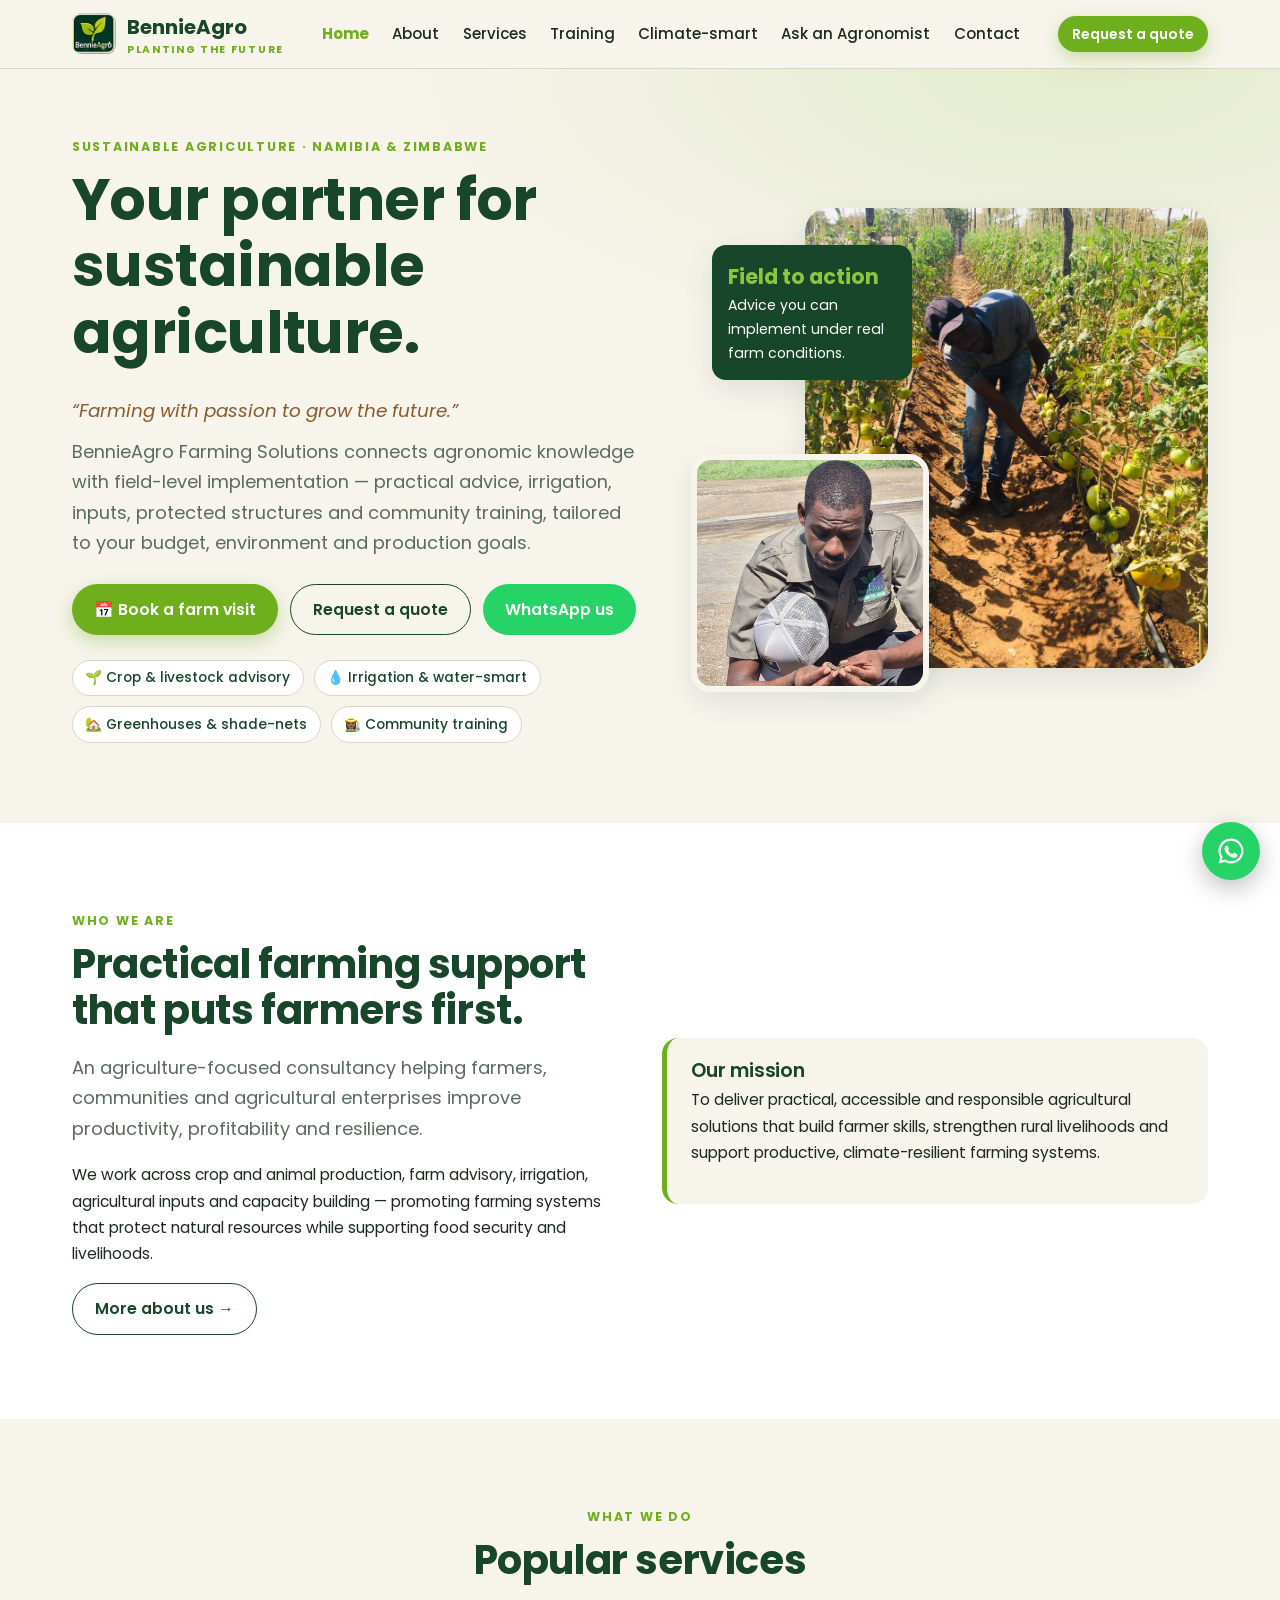
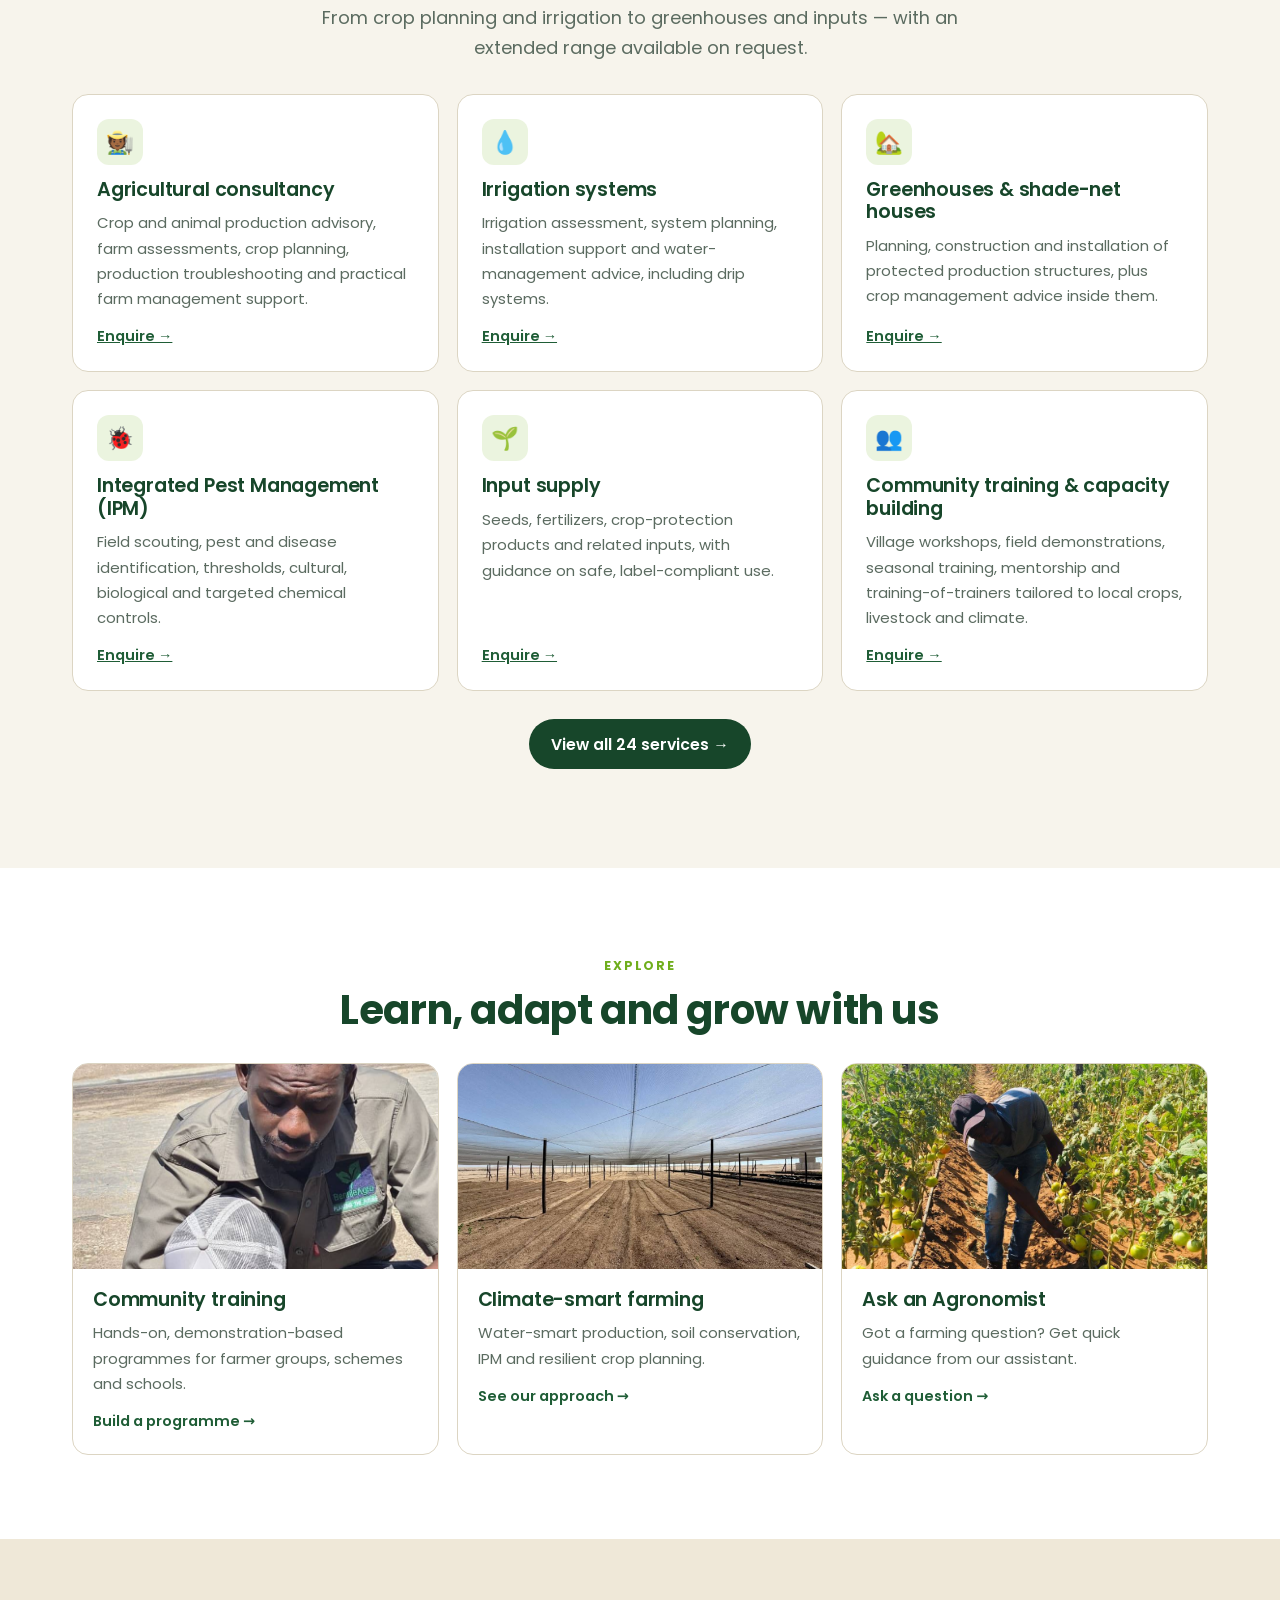
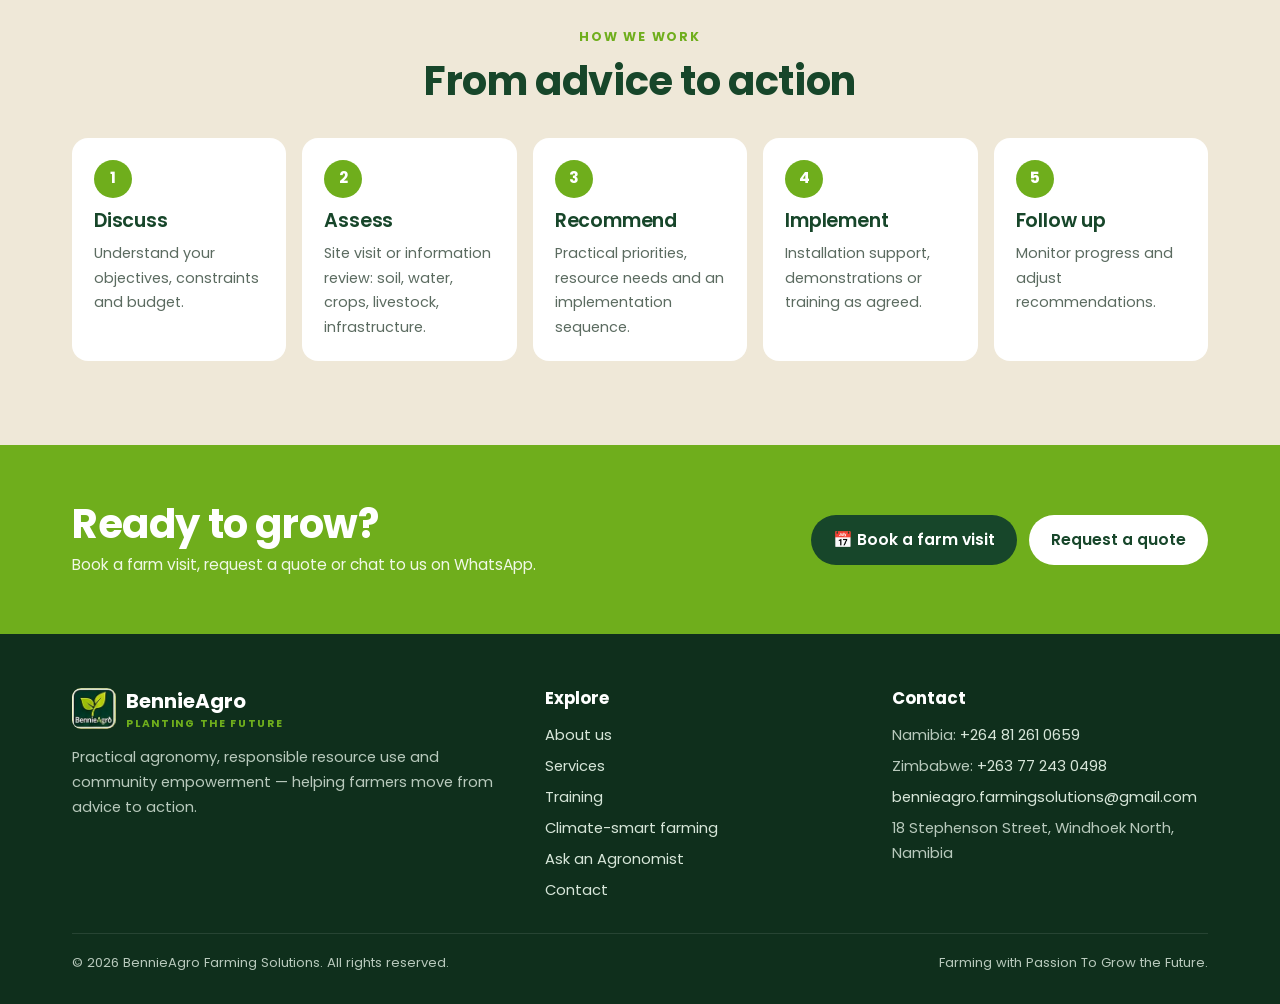
<file: index.html>
<!DOCTYPE html>
<html lang="en">
<head>
<meta charset="utf-8">
<meta name="viewport" content="width=device-width, initial-scale=1">
<title>BennieAgro Farming Solutions | Planting the Future</title>
<meta name="description" content="BennieAgro Farming Solutions – agricultural consultancy, climate-smart farming, irrigation, greenhouses, input supply and community training across Namibia and Zimbabwe.">
<link rel="icon" href="assets/img/logo.jpg">
<link rel="preconnect" href="https://fonts.googleapis.com">
<link rel="preconnect" href="https://fonts.gstatic.com" crossorigin>
<link href="https://fonts.googleapis.com/css2?family=Poppins:ital,wght@0,400;0,500;0,600;0,700;1,400&display=swap" rel="stylesheet">
<link rel="stylesheet" href="assets/style.css">
</head>
<body>
<header>
  <div class="wrap nav">
    <a href="index.html" class="brand"><img src="assets/img/logo.jpg" alt="BennieAgro logo"><span><b>BennieAgro</b><small>PLANTING THE FUTURE</small></span></a>
    <ul id="navlinks">
      <li><a href="index.html" class="active">Home</a></li>
      <li><a href="about.html">About</a></li>
      <li><a href="services.html">Services</a></li>
      <li><a href="training.html">Training</a></li>
      <li><a href="climate.html">Climate-smart</a></li>
      <li><a href="ask.html">Ask an Agronomist</a></li>
      <li><a href="contact.html">Contact</a></li>
    </ul>
    <a href="contact.html#quote" class="btn btn-primary btn-sm btn-quote">Request a quote</a>
    <button class="menu-btn" aria-label="Open menu" id="menuBtn">☰</button>
  </div>
</header>
<main>

<section class="hero">
  <div class="wrap hero-grid">
    <div>
      <span class="eyebrow">Sustainable agriculture · Namibia &amp; Zimbabwe</span>
      <h1>Your partner for sustainable agriculture.</h1>
      <p class="tag">“Farming with passion to grow the future.”</p>
      <p class="lead">BennieAgro Farming Solutions connects agronomic knowledge with field-level implementation — practical advice, irrigation, inputs, protected structures and community training, tailored to your budget, environment and production goals.</p>
      <div class="hero-ctas">
        <a href="contact.html#visit" class="btn btn-primary">📅 Book a farm visit</a>
        <a href="contact.html#quote" class="btn btn-ghost">Request a quote</a>
        <a href="https://wa.me/264812610659" target="_blank" rel="noopener" class="btn btn-wa">WhatsApp us</a>
      </div>
      <div class="chips">
        <span class="chip">🌱 Crop &amp; livestock advisory</span>
        <span class="chip">💧 Irrigation &amp; water-smart</span>
        <span class="chip">🏡 Greenhouses &amp; shade-nets</span>
        <span class="chip">👩🏾‍🌾 Community training</span>
      </div>
    </div>
    <div class="hero-media">
      <img class="main" src="assets/img/tomato-scouting.jpg" alt="Field scouting and crop assessment in a tomato production block">
      <img class="float" src="assets/img/field-assessment.jpg" alt="Practical crop and seed assessment in the field">
      <div class="badge"><b>Field to action</b>Advice you can implement under real farm conditions.</div>
    </div>
  </div>
</section>

<section class="about">
  <div class="wrap two">
    <div>
      <span class="eyebrow">Who we are</span>
      <h2>Practical farming support that puts farmers first.</h2>
      <p class="lead">An agriculture-focused consultancy helping farmers, communities and agricultural enterprises improve productivity, profitability and resilience.</p>
      <p>We work across crop and animal production, farm advisory, irrigation, agricultural inputs and capacity building — promoting farming systems that protect natural resources while supporting food security and livelihoods.</p>
      <a class="btn btn-ghost" href="about.html">More about us →</a>
    </div>
    <div class="mv">
      <div><h3>Our mission</h3><p>To deliver practical, accessible and responsible agricultural solutions that build farmer skills, strengthen rural livelihoods and support productive, climate-resilient farming systems.</p></div>
    </div>
  </div>
</section>

<section>
  <div class="wrap">
    <div class="center"><span class="eyebrow">What we do</span><h2>Popular services</h2>
    <p class="lead">From crop planning and irrigation to greenhouses and inputs — with an extended range available on request.</p></div>
    <div class="svc-grid" id="svcHome" style="margin-top:30px"></div>
    <p class="center" style="margin-top:28px"><a class="btn btn-dark" href="services.html">View all 24 services →</a></p>
  </div>
</section>

<section style="background:#fff">
  <div class="wrap">
    <div class="center"><span class="eyebrow">Explore</span><h2>Learn, adapt and grow with us</h2></div>
    <div class="teasers">
      <a class="teaser" href="training.html"><img src="assets/img/field-assessment.jpg" alt=""><div><h3>Community training</h3><p>Hands-on, demonstration-based programmes for farmer groups, schemes and schools.</p><span>Build a programme →</span></div></a>
      <a class="teaser" href="climate.html"><img src="assets/img/shade-net.jpg" alt=""><div><h3>Climate-smart farming</h3><p>Water-smart production, soil conservation, IPM and resilient crop planning.</p><span>See our approach →</span></div></a>
      <a class="teaser" href="ask.html"><img src="assets/img/tomato-scouting.jpg" alt="" style="object-position:center 30%"><div><h3>Ask an Agronomist</h3><p>Got a farming question? Get quick guidance from our assistant.</p><span>Ask a question →</span></div></a>
    </div>
  </div>
</section>
<section class="process">
  <div class="wrap center">
    <span class="eyebrow">How we work</span>
    <h2>From advice to action</h2>
    <div class="proc" style="text-align:left">
      <div><h3>Discuss</h3><p>Understand your objectives, constraints and budget.</p></div>
      <div><h3>Assess</h3><p>Site visit or information review: soil, water, crops, livestock, infrastructure.</p></div>
      <div><h3>Recommend</h3><p>Practical priorities, resource needs and an implementation sequence.</p></div>
      <div><h3>Implement</h3><p>Installation support, demonstrations or training as agreed.</p></div>
      <div><h3>Follow up</h3><p>Monitor progress and adjust recommendations.</p></div>
    </div>
  </div>
</section>
<section class="cta-band">
  <div class="wrap">
    <div><h2>Ready to grow?</h2><p>Book a farm visit, request a quote or chat to us on WhatsApp.</p></div>
    <div style="display:flex;gap:12px;flex-wrap:wrap"><a class="btn btn-dark" href="contact.html#visit">📅 Book a farm visit</a><a class="btn btn-light" href="contact.html#quote">Request a quote</a></div>
  </div>
</section>
</main>
<footer>
  <div class="wrap">
    <div class="foot">
      <div>
        <div class="brand" style="margin-bottom:12px"><img src="assets/img/logo.jpg" alt=""><span><b style="color:#fff">BennieAgro</b><small>PLANTING THE FUTURE</small></span></div>
        <p>Practical agronomy, responsible resource use and community empowerment — helping farmers move from advice to action.</p>
      </div>
      <div><h4>Explore</h4><ul><li><a href="about.html">About us</a></li><li><a href="services.html">Services</a></li><li><a href="training.html">Training</a></li><li><a href="climate.html">Climate-smart farming</a></li><li><a href="ask.html">Ask an Agronomist</a></li><li><a href="contact.html">Contact</a></li></ul></div>
      <div><h4>Contact</h4><ul><li>Namibia: <a href="tel:+264812610659">+264 81 261 0659</a></li><li>Zimbabwe: <a href="tel:+263772430498">+263 77 243 0498</a></li><li style="word-break:break-all"><a href="mailto:bennieagro.farmingsolutions@gmail.com">bennieagro.farmingsolutions@gmail.com</a></li><li>18 Stephenson Street, Windhoek North, Namibia</li></ul></div>
    </div>
    <div class="copy"><span>© <span id="yr"></span> BennieAgro Farming Solutions. All rights reserved.</span><span>Farming with Passion To Grow the Future.</span></div>
  </div>
</footer>
<div class="fab">
  <div class="fab-menu" id="fabMenu">
    <p>Chat with us on WhatsApp</p>
    <a href="https://wa.me/264812610659" target="_blank" rel="noopener">🇳🇦 <span>Namibia<small>+264 81 261 0659</small></span></a>
    <a href="https://wa.me/263772430498" target="_blank" rel="noopener">🇿🇼 <span>Zimbabwe<small>+263 77 243 0498</small></span></a>
  </div>
  <button class="fab-btn" id="fabBtn" aria-label="WhatsApp">
    <svg width="30" height="30" viewBox="0 0 24 24" fill="#fff"><path d="M12 2a10 10 0 0 0-8.6 15.1L2 22l5-1.3A10 10 0 1 0 12 2zm0 18.2c-1.5 0-3-.4-4.2-1.2l-.3-.2-3 .8.8-2.9-.2-.3A8.2 8.2 0 1 1 12 20.2zm4.5-6.1c-.2-.1-1.5-.7-1.7-.8-.2-.1-.4-.1-.6.1l-.8 1c-.1.2-.3.2-.5.1a6.7 6.7 0 0 1-3.3-2.9c-.3-.4.3-.4.7-1.3.1-.2 0-.3 0-.4l-.8-1.8c-.2-.5-.4-.4-.6-.4h-.5c-.2 0-.4.1-.7.3-.2.3-.9.9-.9 2.2s.9 2.5 1 2.7c.1.2 1.8 2.8 4.4 3.9 1.6.7 2.3.8 3.1.6.5-.1 1.5-.6 1.7-1.2.2-.6.2-1.1.2-1.2-.1-.1-.3-.2-.5-.3z"/></svg>
  </button>
</div>
<script src="assets/app.js"></script>
</body>
</html>
</file>
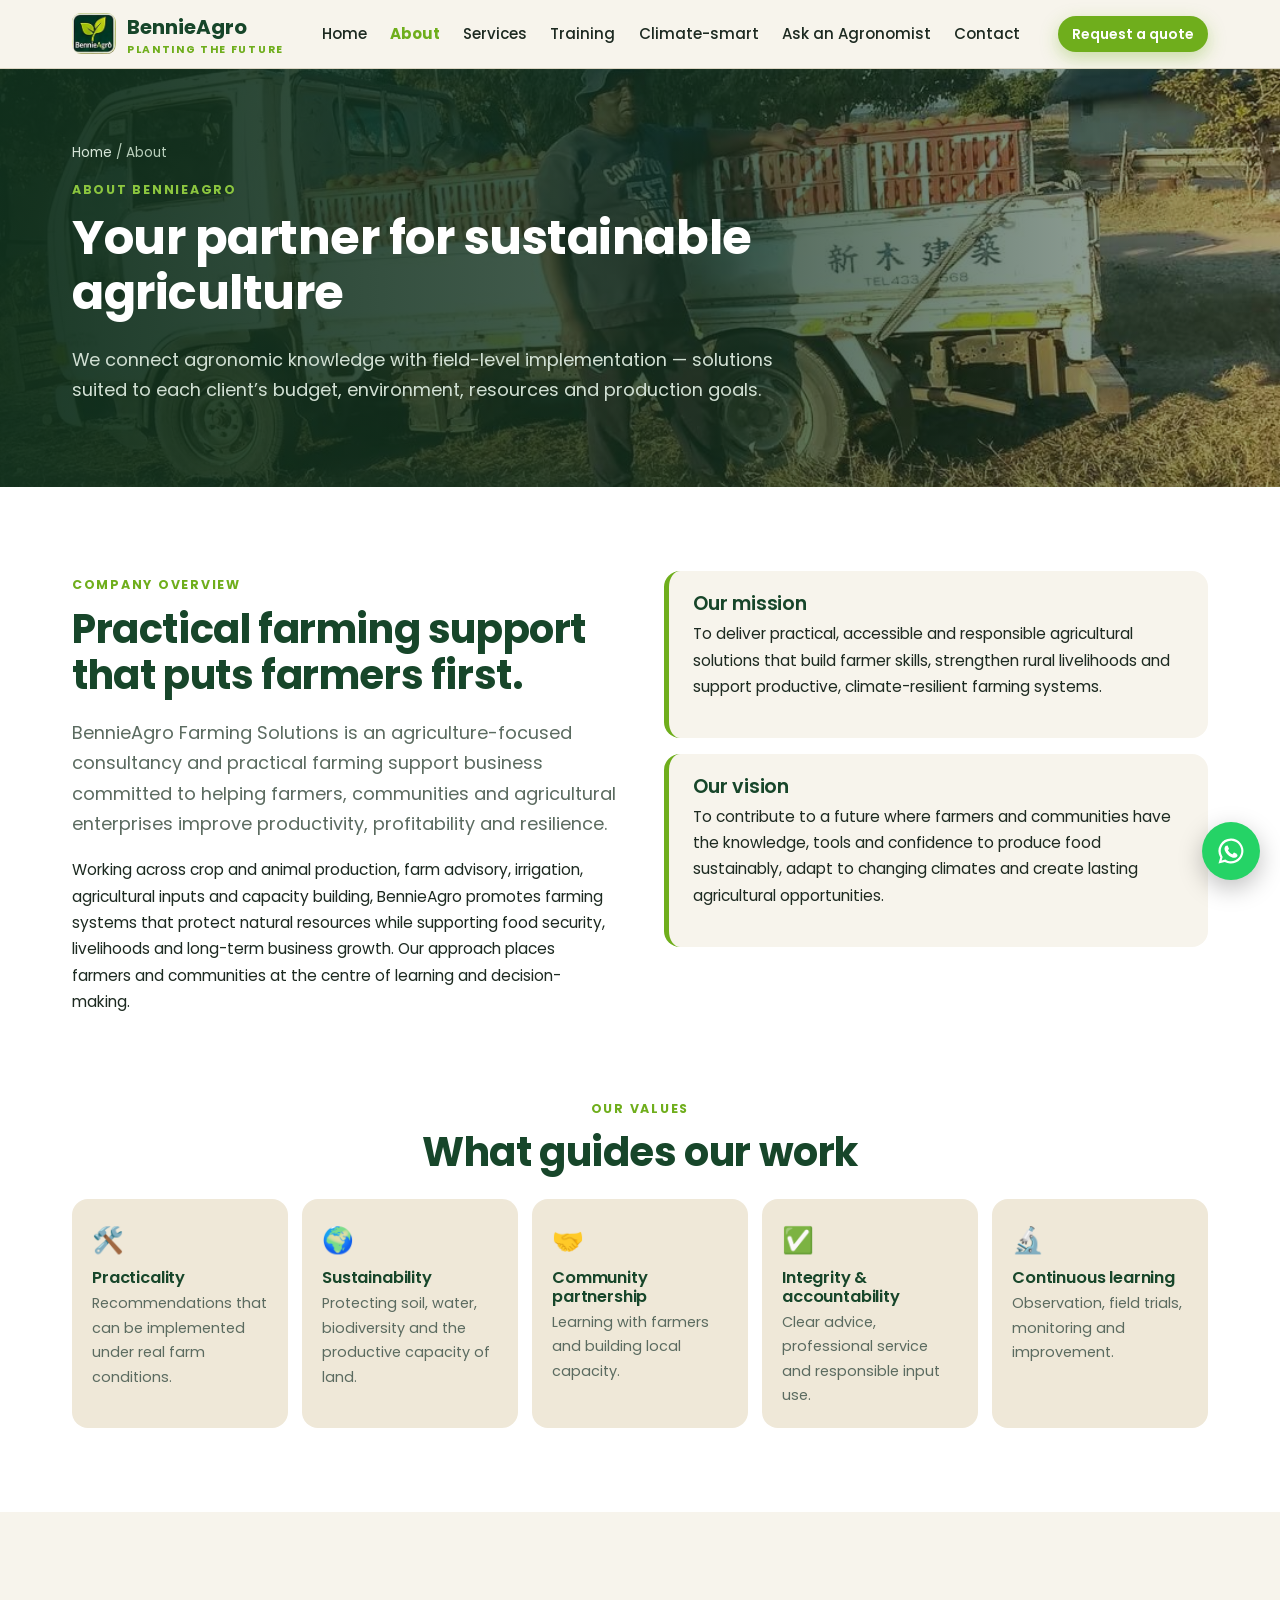
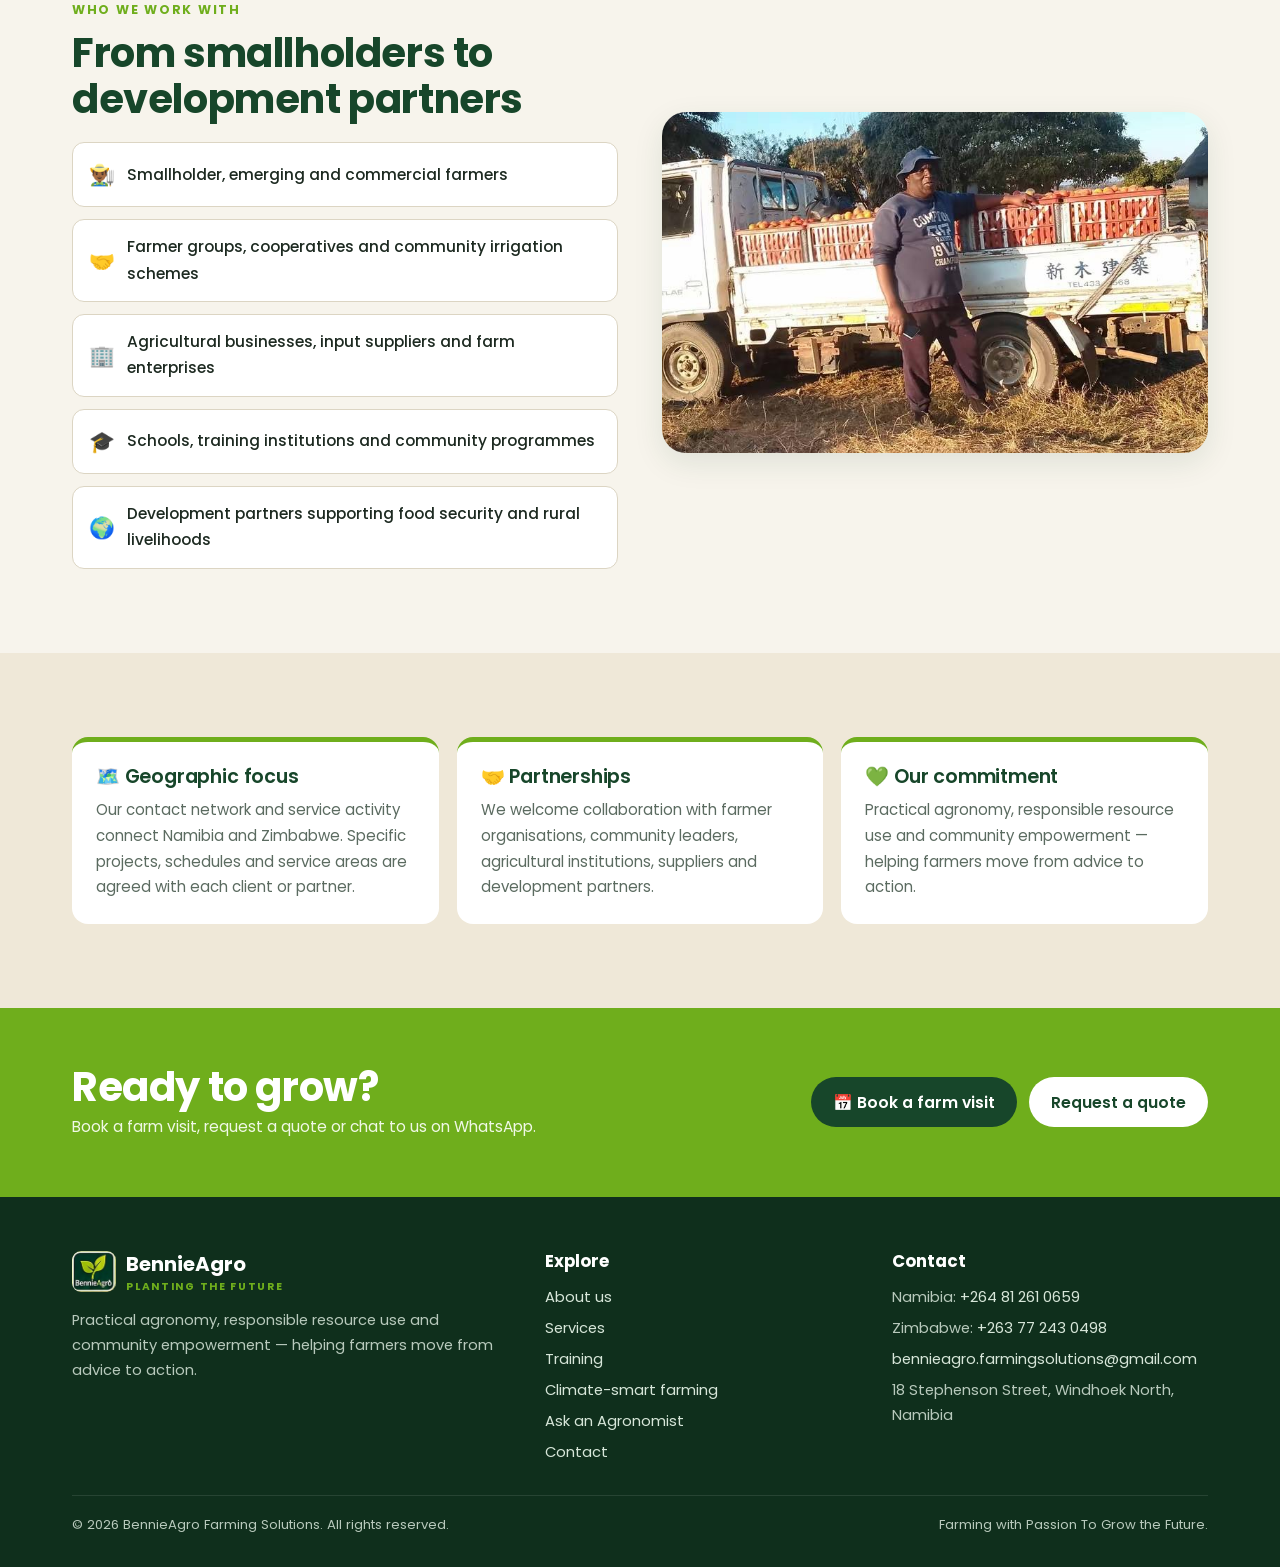
<file: about.html>
<!DOCTYPE html>
<html lang="en">
<head>
<meta charset="utf-8">
<meta name="viewport" content="width=device-width, initial-scale=1">
<title>About Us | BennieAgro Farming Solutions</title>
<meta name="description" content="About BennieAgro Farming Solutions – mission, vision, values and the communities we serve in Namibia and Zimbabwe.">
<link rel="icon" href="assets/img/logo.jpg">
<link rel="preconnect" href="https://fonts.googleapis.com">
<link rel="preconnect" href="https://fonts.gstatic.com" crossorigin>
<link href="https://fonts.googleapis.com/css2?family=Poppins:ital,wght@0,400;0,500;0,600;0,700;1,400&display=swap" rel="stylesheet">
<link rel="stylesheet" href="assets/style.css">
</head>
<body>
<header>
  <div class="wrap nav">
    <a href="index.html" class="brand"><img src="assets/img/logo.jpg" alt="BennieAgro logo"><span><b>BennieAgro</b><small>PLANTING THE FUTURE</small></span></a>
    <ul id="navlinks">
      <li><a href="index.html">Home</a></li>
      <li><a href="about.html" class="active">About</a></li>
      <li><a href="services.html">Services</a></li>
      <li><a href="training.html">Training</a></li>
      <li><a href="climate.html">Climate-smart</a></li>
      <li><a href="ask.html">Ask an Agronomist</a></li>
      <li><a href="contact.html">Contact</a></li>
    </ul>
    <a href="contact.html#quote" class="btn btn-primary btn-sm btn-quote">Request a quote</a>
    <button class="menu-btn" aria-label="Open menu" id="menuBtn">☰</button>
  </div>
</header>
<main>
<section class="page-hero has-img"><img src="assets/img/produce.jpg" alt="">
  <div class="wrap">
    <div class="crumbs"><a href="index.html">Home</a> / About</div>
    <span class="eyebrow" style="color:var(--leaf-2)">About BennieAgro</span>
    <h1>Your partner for sustainable agriculture</h1>
    <p class="lead">We connect agronomic knowledge with field-level implementation — solutions suited to each client’s budget, environment, resources and production goals.</p>
  </div>
</section>

<section class="about">
  <div class="wrap">
    <div class="about-grid">
      <div>
        <span class="eyebrow">Company overview</span>
        <h2>Practical farming support that puts farmers first.</h2>
        <p class="lead">BennieAgro Farming Solutions is an agriculture-focused consultancy and practical farming support business committed to helping farmers, communities and agricultural enterprises improve productivity, profitability and resilience.</p>
        <p>Working across crop and animal production, farm advisory, irrigation, agricultural inputs and capacity building, BennieAgro promotes farming systems that protect natural resources while supporting food security, livelihoods and long-term business growth. Our approach places farmers and communities at the centre of learning and decision-making.</p>
      </div>
      <div class="mv">
        <div><h3>Our mission</h3><p>To deliver practical, accessible and responsible agricultural solutions that build farmer skills, strengthen rural livelihoods and support productive, climate-resilient farming systems.</p></div>
        <div><h3>Our vision</h3><p>To contribute to a future where farmers and communities have the knowledge, tools and confidence to produce food sustainably, adapt to changing climates and create lasting agricultural opportunities.</p></div>
      </div>
    </div>
    <div class="center" style="margin-top:64px"><span class="eyebrow">Our values</span><h2>What guides our work</h2></div>
    <div class="values" style="margin-top:24px">
      <div class="value"><div class="ic">🛠️</div><h3>Practicality</h3><p>Recommendations that can be implemented under real farm conditions.</p></div>
      <div class="value"><div class="ic">🌍</div><h3>Sustainability</h3><p>Protecting soil, water, biodiversity and the productive capacity of land.</p></div>
      <div class="value"><div class="ic">🤝</div><h3>Community partnership</h3><p>Learning with farmers and building local capacity.</p></div>
      <div class="value"><div class="ic">✅</div><h3>Integrity &amp; accountability</h3><p>Clear advice, professional service and responsible input use.</p></div>
      <div class="value"><div class="ic">🔬</div><h3>Continuous learning</h3><p>Observation, field trials, monitoring and improvement.</p></div>
    </div>
  </div>
</section>
<section id="who">
  <div class="wrap who-grid">
    <div>
      <span class="eyebrow">Who we work with</span>
      <h2>From smallholders to development partners</h2>
      <ul class="who-list">
        <li><span>👨🏾‍🌾</span>Smallholder, emerging and commercial farmers</li>
        <li><span>🤝</span>Farmer groups, cooperatives and community irrigation schemes</li>
        <li><span>🏢</span>Agricultural businesses, input suppliers and farm enterprises</li>
        <li><span>🎓</span>Schools, training institutions and community programmes</li>
        <li><span>🌍</span>Development partners supporting food security and rural livelihoods</li>
      </ul>
    </div>
    <img class="who-img" src="assets/img/produce.jpg" alt="Farm produce handling and practical production activity">
  </div>
</section>

<section style="background:var(--sand)">
  <div class="wrap">
    <div class="info-cards">
      <div><h3>🗺️ Geographic focus</h3><p>Our contact network and service activity connect Namibia and Zimbabwe. Specific projects, schedules and service areas are agreed with each client or partner.</p></div>
      <div><h3>🤝 Partnerships</h3><p>We welcome collaboration with farmer organisations, community leaders, agricultural institutions, suppliers and development partners.</p></div>
      <div><h3>💚 Our commitment</h3><p>Practical agronomy, responsible resource use and community empowerment — helping farmers move from advice to action.</p></div>
    </div>
  </div>
</section>
<section class="cta-band">
  <div class="wrap">
    <div><h2>Ready to grow?</h2><p>Book a farm visit, request a quote or chat to us on WhatsApp.</p></div>
    <div style="display:flex;gap:12px;flex-wrap:wrap"><a class="btn btn-dark" href="contact.html#visit">📅 Book a farm visit</a><a class="btn btn-light" href="contact.html#quote">Request a quote</a></div>
  </div>
</section>
</main>
<footer>
  <div class="wrap">
    <div class="foot">
      <div>
        <div class="brand" style="margin-bottom:12px"><img src="assets/img/logo.jpg" alt=""><span><b style="color:#fff">BennieAgro</b><small>PLANTING THE FUTURE</small></span></div>
        <p>Practical agronomy, responsible resource use and community empowerment — helping farmers move from advice to action.</p>
      </div>
      <div><h4>Explore</h4><ul><li><a href="about.html">About us</a></li><li><a href="services.html">Services</a></li><li><a href="training.html">Training</a></li><li><a href="climate.html">Climate-smart farming</a></li><li><a href="ask.html">Ask an Agronomist</a></li><li><a href="contact.html">Contact</a></li></ul></div>
      <div><h4>Contact</h4><ul><li>Namibia: <a href="tel:+264812610659">+264 81 261 0659</a></li><li>Zimbabwe: <a href="tel:+263772430498">+263 77 243 0498</a></li><li style="word-break:break-all"><a href="mailto:bennieagro.farmingsolutions@gmail.com">bennieagro.farmingsolutions@gmail.com</a></li><li>18 Stephenson Street, Windhoek North, Namibia</li></ul></div>
    </div>
    <div class="copy"><span>© <span id="yr"></span> BennieAgro Farming Solutions. All rights reserved.</span><span>Farming with Passion To Grow the Future.</span></div>
  </div>
</footer>
<div class="fab">
  <div class="fab-menu" id="fabMenu">
    <p>Chat with us on WhatsApp</p>
    <a href="https://wa.me/264812610659" target="_blank" rel="noopener">🇳🇦 <span>Namibia<small>+264 81 261 0659</small></span></a>
    <a href="https://wa.me/263772430498" target="_blank" rel="noopener">🇿🇼 <span>Zimbabwe<small>+263 77 243 0498</small></span></a>
  </div>
  <button class="fab-btn" id="fabBtn" aria-label="WhatsApp">
    <svg width="30" height="30" viewBox="0 0 24 24" fill="#fff"><path d="M12 2a10 10 0 0 0-8.6 15.1L2 22l5-1.3A10 10 0 1 0 12 2zm0 18.2c-1.5 0-3-.4-4.2-1.2l-.3-.2-3 .8.8-2.9-.2-.3A8.2 8.2 0 1 1 12 20.2zm4.5-6.1c-.2-.1-1.5-.7-1.7-.8-.2-.1-.4-.1-.6.1l-.8 1c-.1.2-.3.2-.5.1a6.7 6.7 0 0 1-3.3-2.9c-.3-.4.3-.4.7-1.3.1-.2 0-.3 0-.4l-.8-1.8c-.2-.5-.4-.4-.6-.4h-.5c-.2 0-.4.1-.7.3-.2.3-.9.9-.9 2.2s.9 2.5 1 2.7c.1.2 1.8 2.8 4.4 3.9 1.6.7 2.3.8 3.1.6.5-.1 1.5-.6 1.7-1.2.2-.6.2-1.1.2-1.2-.1-.1-.3-.2-.5-.3z"/></svg>
  </button>
</div>
<script src="assets/app.js"></script>
</body>
</html>
</file>
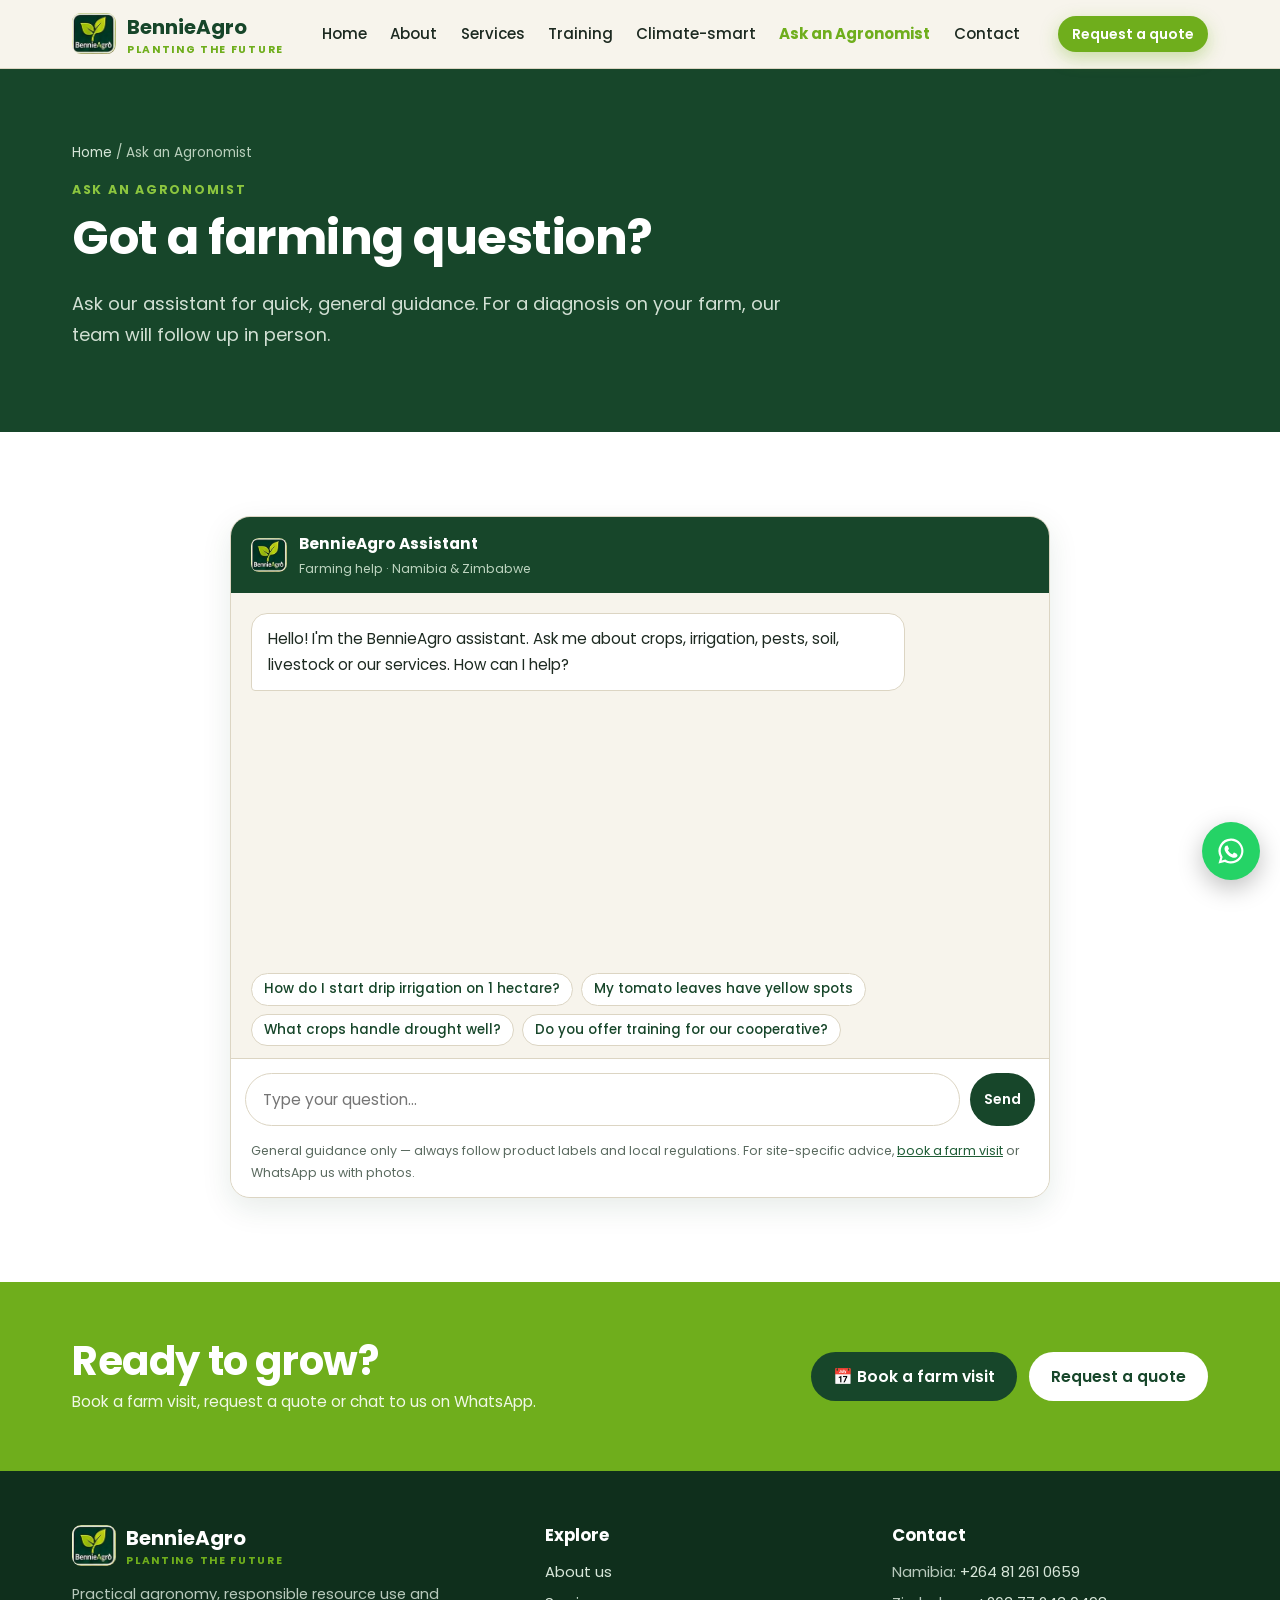
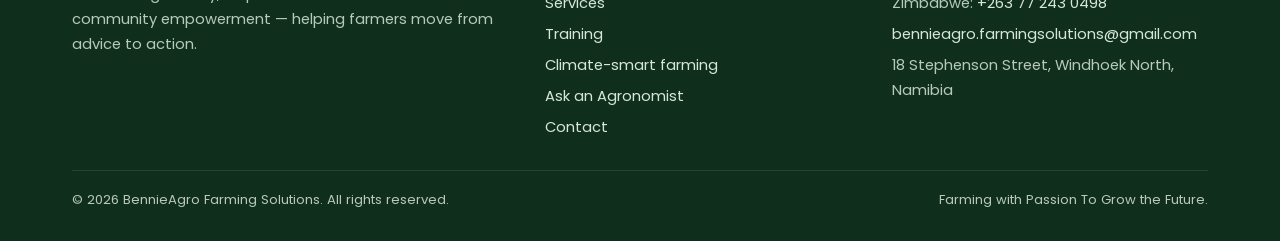
<file: ask.html>
<!DOCTYPE html>
<html lang="en">
<head>
<meta charset="utf-8">
<meta name="viewport" content="width=device-width, initial-scale=1">
<title>Ask an Agronomist | BennieAgro Farming Solutions</title>
<meta name="description" content="Ask BennieAgro's assistant a farming question – crops, irrigation, pests, soil and livestock.">
<link rel="icon" href="assets/img/logo.jpg">
<link rel="preconnect" href="https://fonts.googleapis.com">
<link rel="preconnect" href="https://fonts.gstatic.com" crossorigin>
<link href="https://fonts.googleapis.com/css2?family=Poppins:ital,wght@0,400;0,500;0,600;0,700;1,400&display=swap" rel="stylesheet">
<link rel="stylesheet" href="assets/style.css">
</head>
<body>
<header>
  <div class="wrap nav">
    <a href="index.html" class="brand"><img src="assets/img/logo.jpg" alt="BennieAgro logo"><span><b>BennieAgro</b><small>PLANTING THE FUTURE</small></span></a>
    <ul id="navlinks">
      <li><a href="index.html">Home</a></li>
      <li><a href="about.html">About</a></li>
      <li><a href="services.html">Services</a></li>
      <li><a href="training.html">Training</a></li>
      <li><a href="climate.html">Climate-smart</a></li>
      <li><a href="ask.html" class="active">Ask an Agronomist</a></li>
      <li><a href="contact.html">Contact</a></li>
    </ul>
    <a href="contact.html#quote" class="btn btn-primary btn-sm btn-quote">Request a quote</a>
    <button class="menu-btn" aria-label="Open menu" id="menuBtn">☰</button>
  </div>
</header>
<main>
<section class="page-hero">
  <div class="wrap">
    <div class="crumbs"><a href="index.html">Home</a> / Ask an Agronomist</div>
    <span class="eyebrow" style="color:var(--leaf-2)">Ask an Agronomist</span>
    <h1>Got a farming question?</h1>
    <p class="lead">Ask our assistant for quick, general guidance. For a diagnosis on your farm, our team will follow up in person.</p>
  </div>
</section>

<section class="ask">
  <div class="wrap">
    <div class="chat" style="margin-top:0">
      <div class="chat-head"><img src="assets/img/logo.jpg" alt=""><div><b>BennieAgro Assistant</b><small>Farming help · Namibia &amp; Zimbabwe</small></div></div>
      <div class="chat-log" id="chatLog"></div>
      <div class="sugs" id="sugs">
        <button>How do I start drip irrigation on 1 hectare?</button>
        <button>My tomato leaves have yellow spots</button>
        <button>What crops handle drought well?</button>
        <button>Do you offer training for our cooperative?</button>
      </div>
      <form class="chat-form" id="chatForm"><input id="chatIn" placeholder="Type your question…" autocomplete="off" maxlength="600"><button class="btn btn-dark btn-sm" type="submit">Send</button></form>
      <div class="chat-foot">General guidance only — always follow product labels and local regulations. For site-specific advice, <a href="contact.html#visit">book a farm visit</a> or WhatsApp us with photos.</div>
    </div>
  </div>
</section>
<section class="cta-band">
  <div class="wrap">
    <div><h2>Ready to grow?</h2><p>Book a farm visit, request a quote or chat to us on WhatsApp.</p></div>
    <div style="display:flex;gap:12px;flex-wrap:wrap"><a class="btn btn-dark" href="contact.html#visit">📅 Book a farm visit</a><a class="btn btn-light" href="contact.html#quote">Request a quote</a></div>
  </div>
</section>
</main>
<footer>
  <div class="wrap">
    <div class="foot">
      <div>
        <div class="brand" style="margin-bottom:12px"><img src="assets/img/logo.jpg" alt=""><span><b style="color:#fff">BennieAgro</b><small>PLANTING THE FUTURE</small></span></div>
        <p>Practical agronomy, responsible resource use and community empowerment — helping farmers move from advice to action.</p>
      </div>
      <div><h4>Explore</h4><ul><li><a href="about.html">About us</a></li><li><a href="services.html">Services</a></li><li><a href="training.html">Training</a></li><li><a href="climate.html">Climate-smart farming</a></li><li><a href="ask.html">Ask an Agronomist</a></li><li><a href="contact.html">Contact</a></li></ul></div>
      <div><h4>Contact</h4><ul><li>Namibia: <a href="tel:+264812610659">+264 81 261 0659</a></li><li>Zimbabwe: <a href="tel:+263772430498">+263 77 243 0498</a></li><li style="word-break:break-all"><a href="mailto:bennieagro.farmingsolutions@gmail.com">bennieagro.farmingsolutions@gmail.com</a></li><li>18 Stephenson Street, Windhoek North, Namibia</li></ul></div>
    </div>
    <div class="copy"><span>© <span id="yr"></span> BennieAgro Farming Solutions. All rights reserved.</span><span>Farming with Passion To Grow the Future.</span></div>
  </div>
</footer>
<div class="fab">
  <div class="fab-menu" id="fabMenu">
    <p>Chat with us on WhatsApp</p>
    <a href="https://wa.me/264812610659" target="_blank" rel="noopener">🇳🇦 <span>Namibia<small>+264 81 261 0659</small></span></a>
    <a href="https://wa.me/263772430498" target="_blank" rel="noopener">🇿🇼 <span>Zimbabwe<small>+263 77 243 0498</small></span></a>
  </div>
  <button class="fab-btn" id="fabBtn" aria-label="WhatsApp">
    <svg width="30" height="30" viewBox="0 0 24 24" fill="#fff"><path d="M12 2a10 10 0 0 0-8.6 15.1L2 22l5-1.3A10 10 0 1 0 12 2zm0 18.2c-1.5 0-3-.4-4.2-1.2l-.3-.2-3 .8.8-2.9-.2-.3A8.2 8.2 0 1 1 12 20.2zm4.5-6.1c-.2-.1-1.5-.7-1.7-.8-.2-.1-.4-.1-.6.1l-.8 1c-.1.2-.3.2-.5.1a6.7 6.7 0 0 1-3.3-2.9c-.3-.4.3-.4.7-1.3.1-.2 0-.3 0-.4l-.8-1.8c-.2-.5-.4-.4-.6-.4h-.5c-.2 0-.4.1-.7.3-.2.3-.9.9-.9 2.2s.9 2.5 1 2.7c.1.2 1.8 2.8 4.4 3.9 1.6.7 2.3.8 3.1.6.5-.1 1.5-.6 1.7-1.2.2-.6.2-1.1.2-1.2-.1-.1-.3-.2-.5-.3z"/></svg>
  </button>
</div>
<script src="assets/app.js"></script>
</body>
</html>
</file>
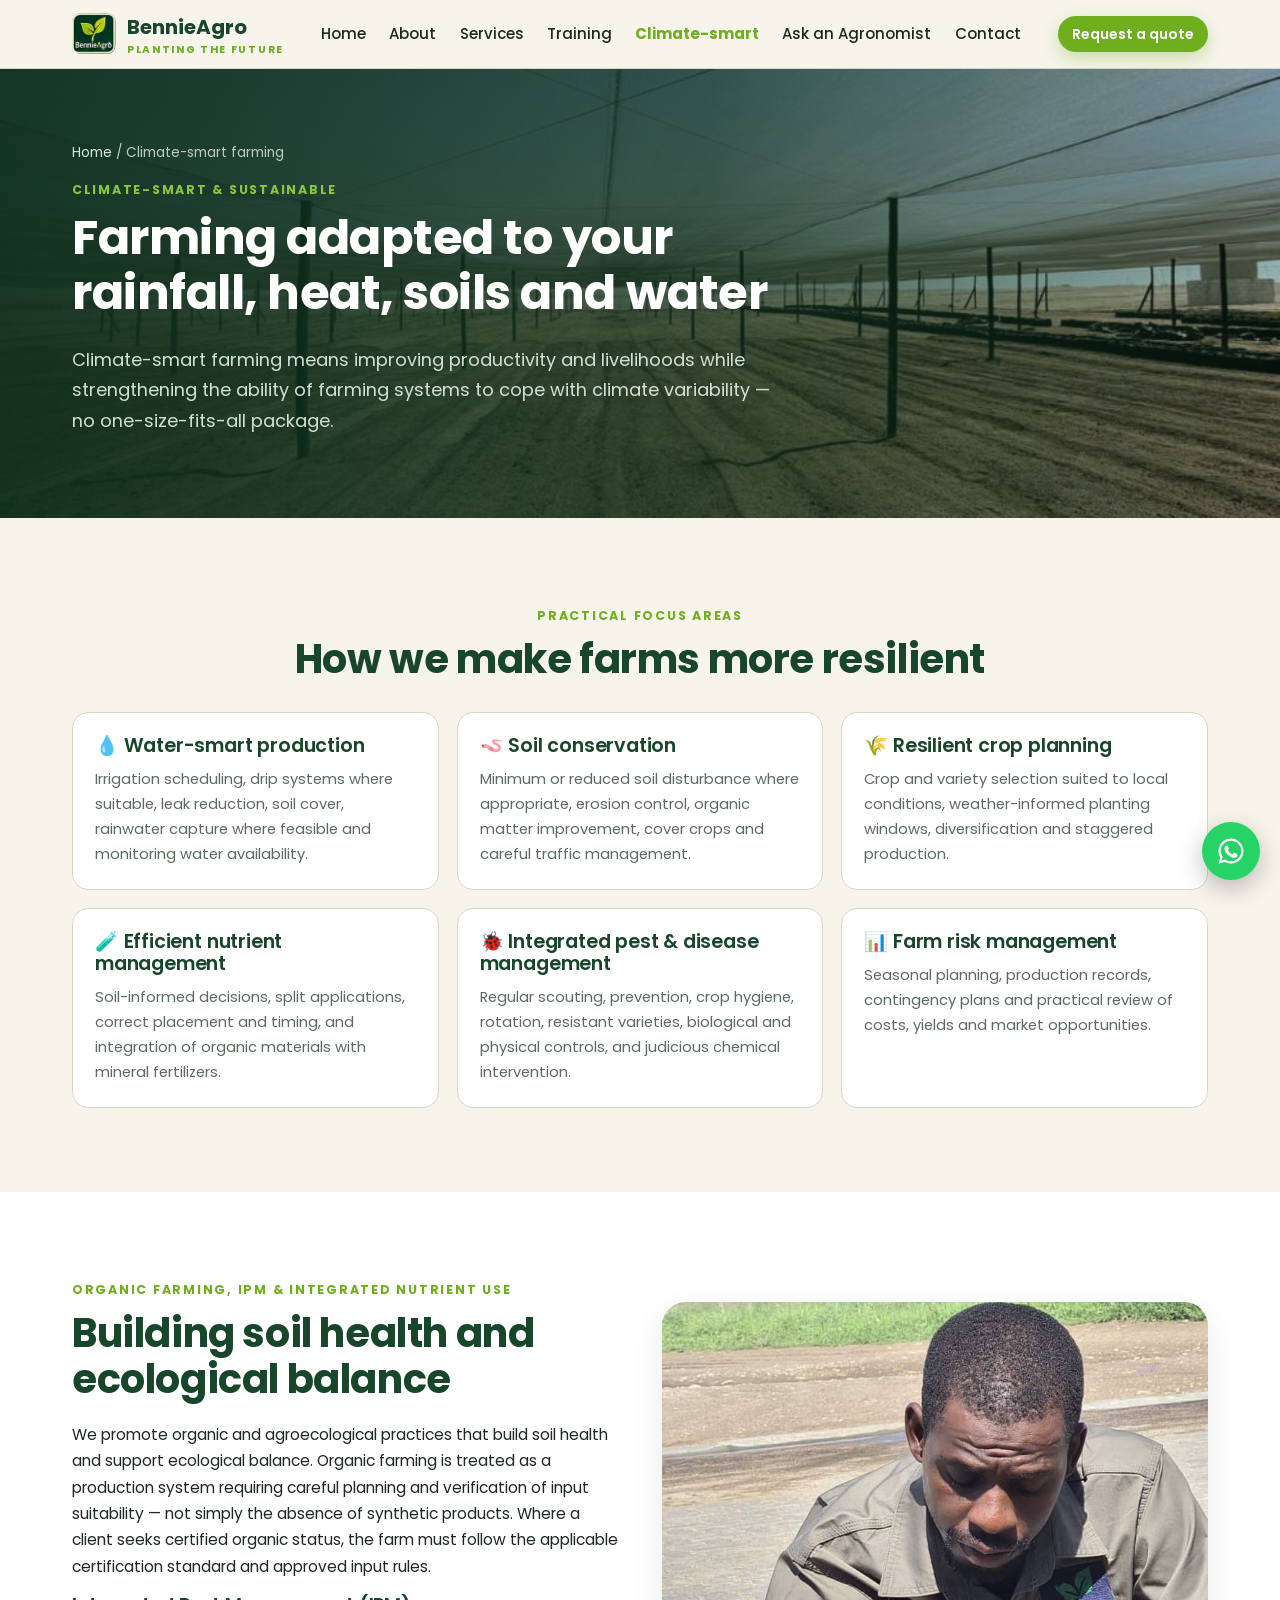
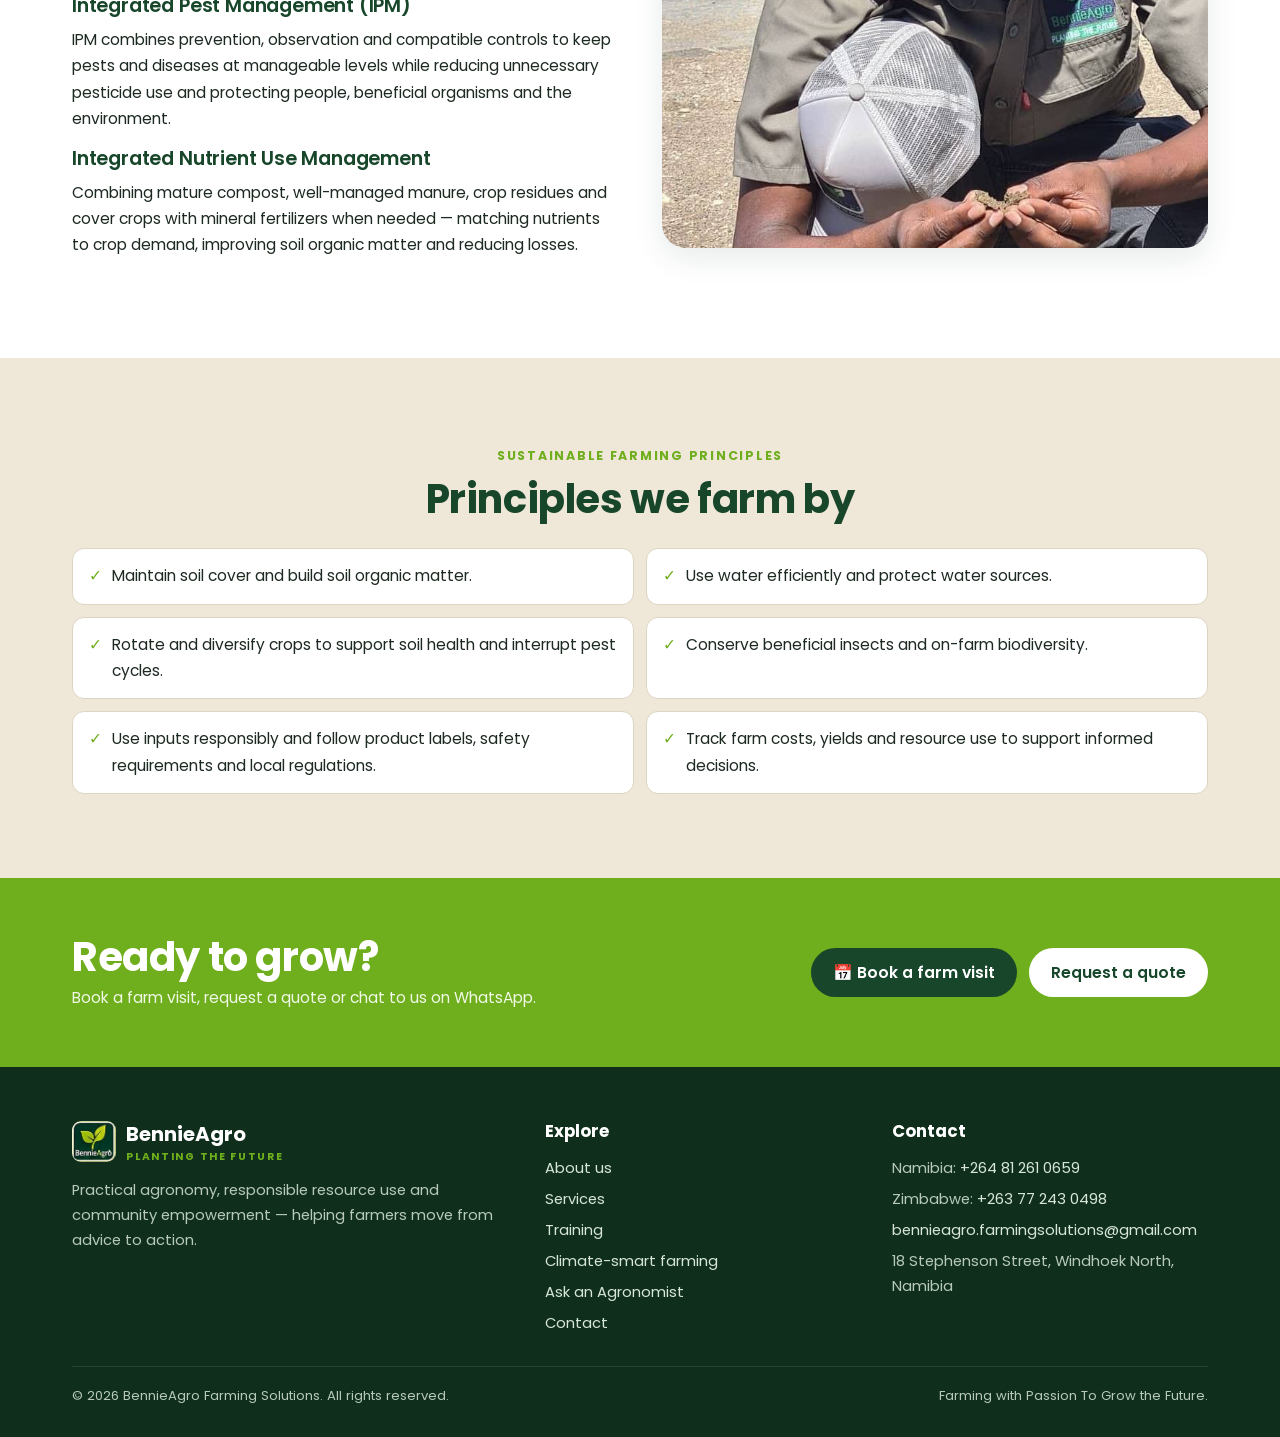
<file: climate.html>
<!DOCTYPE html>
<html lang="en">
<head>
<meta charset="utf-8">
<meta name="viewport" content="width=device-width, initial-scale=1">
<title>Climate-Smart & Sustainable Farming | BennieAgro</title>
<meta name="description" content="Climate-smart farming, organic practices, Integrated Pest Management and integrated nutrient management with BennieAgro.">
<link rel="icon" href="assets/img/logo.jpg">
<link rel="preconnect" href="https://fonts.googleapis.com">
<link rel="preconnect" href="https://fonts.gstatic.com" crossorigin>
<link href="https://fonts.googleapis.com/css2?family=Poppins:ital,wght@0,400;0,500;0,600;0,700;1,400&display=swap" rel="stylesheet">
<link rel="stylesheet" href="assets/style.css">
</head>
<body>
<header>
  <div class="wrap nav">
    <a href="index.html" class="brand"><img src="assets/img/logo.jpg" alt="BennieAgro logo"><span><b>BennieAgro</b><small>PLANTING THE FUTURE</small></span></a>
    <ul id="navlinks">
      <li><a href="index.html">Home</a></li>
      <li><a href="about.html">About</a></li>
      <li><a href="services.html">Services</a></li>
      <li><a href="training.html">Training</a></li>
      <li><a href="climate.html" class="active">Climate-smart</a></li>
      <li><a href="ask.html">Ask an Agronomist</a></li>
      <li><a href="contact.html">Contact</a></li>
    </ul>
    <a href="contact.html#quote" class="btn btn-primary btn-sm btn-quote">Request a quote</a>
    <button class="menu-btn" aria-label="Open menu" id="menuBtn">☰</button>
  </div>
</header>
<main>
<section class="page-hero has-img"><img src="assets/img/shade-net.jpg" alt="">
  <div class="wrap">
    <div class="crumbs"><a href="index.html">Home</a> / Climate-smart farming</div>
    <span class="eyebrow" style="color:var(--leaf-2)">Climate-smart & sustainable</span>
    <h1>Farming adapted to your rainfall, heat, soils and water</h1>
    <p class="lead">Climate-smart farming means improving productivity and livelihoods while strengthening the ability of farming systems to cope with climate variability — no one-size-fits-all package.</p>
  </div>
</section>

<section>
  <div class="wrap">
    <div class="center"><span class="eyebrow">Practical focus areas</span><h2>How we make farms more resilient</h2></div>
    <div class="focus" style="margin-top:30px">
      <div><h3>💧 Water-smart production</h3><p>Irrigation scheduling, drip systems where suitable, leak reduction, soil cover, rainwater capture where feasible and monitoring water availability.</p></div>
      <div><h3>🪱 Soil conservation</h3><p>Minimum or reduced soil disturbance where appropriate, erosion control, organic matter improvement, cover crops and careful traffic management.</p></div>
      <div><h3>🌾 Resilient crop planning</h3><p>Crop and variety selection suited to local conditions, weather-informed planting windows, diversification and staggered production.</p></div>
      <div><h3>🧪 Efficient nutrient management</h3><p>Soil-informed decisions, split applications, correct placement and timing, and integration of organic materials with mineral fertilizers.</p></div>
      <div><h3>🐞 Integrated pest &amp; disease management</h3><p>Regular scouting, prevention, crop hygiene, rotation, resistant varieties, biological and physical controls, and judicious chemical intervention.</p></div>
      <div><h3>📊 Farm risk management</h3><p>Seasonal planning, production records, contingency plans and practical review of costs, yields and market opportunities.</p></div>
    </div>
  </div>
</section>

<section style="background:#fff">
  <div class="wrap two">
    <div>
      <span class="eyebrow">Organic farming, IPM &amp; integrated nutrient use</span>
      <h2>Building soil health and ecological balance</h2>
      <p>We promote organic and agroecological practices that build soil health and support ecological balance. Organic farming is treated as a production system requiring careful planning and verification of input suitability — not simply the absence of synthetic products. Where a client seeks certified organic status, the farm must follow the applicable certification standard and approved input rules.</p>
      <h3>Integrated Pest Management (IPM)</h3>
      <p>IPM combines prevention, observation and compatible controls to keep pests and diseases at manageable levels while reducing unnecessary pesticide use and protecting people, beneficial organisms and the environment.</p>
      <h3>Integrated Nutrient Use Management</h3>
      <p>Combining mature compost, well-managed manure, crop residues and cover crops with mineral fertilizers when needed — matching nutrients to crop demand, improving soil organic matter and reducing losses.</p>
    </div>
    <img src="assets/img/field-assessment.jpg" alt="Practical crop and seed assessment in the field" style="aspect-ratio:1/1">
  </div>
</section>

<section style="background:var(--sand)">
  <div class="wrap">
    <div class="center" style="margin-bottom:26px"><span class="eyebrow">Sustainable farming principles</span><h2>Principles we farm by</h2></div>
    <ul class="principles">
      <li>Maintain soil cover and build soil organic matter.</li>
      <li>Use water efficiently and protect water sources.</li>
      <li>Rotate and diversify crops to support soil health and interrupt pest cycles.</li>
      <li>Conserve beneficial insects and on-farm biodiversity.</li>
      <li>Use inputs responsibly and follow product labels, safety requirements and local regulations.</li>
      <li>Track farm costs, yields and resource use to support informed decisions.</li>
    </ul>
  </div>
</section>
<section class="cta-band">
  <div class="wrap">
    <div><h2>Ready to grow?</h2><p>Book a farm visit, request a quote or chat to us on WhatsApp.</p></div>
    <div style="display:flex;gap:12px;flex-wrap:wrap"><a class="btn btn-dark" href="contact.html#visit">📅 Book a farm visit</a><a class="btn btn-light" href="contact.html#quote">Request a quote</a></div>
  </div>
</section>
</main>
<footer>
  <div class="wrap">
    <div class="foot">
      <div>
        <div class="brand" style="margin-bottom:12px"><img src="assets/img/logo.jpg" alt=""><span><b style="color:#fff">BennieAgro</b><small>PLANTING THE FUTURE</small></span></div>
        <p>Practical agronomy, responsible resource use and community empowerment — helping farmers move from advice to action.</p>
      </div>
      <div><h4>Explore</h4><ul><li><a href="about.html">About us</a></li><li><a href="services.html">Services</a></li><li><a href="training.html">Training</a></li><li><a href="climate.html">Climate-smart farming</a></li><li><a href="ask.html">Ask an Agronomist</a></li><li><a href="contact.html">Contact</a></li></ul></div>
      <div><h4>Contact</h4><ul><li>Namibia: <a href="tel:+264812610659">+264 81 261 0659</a></li><li>Zimbabwe: <a href="tel:+263772430498">+263 77 243 0498</a></li><li style="word-break:break-all"><a href="mailto:bennieagro.farmingsolutions@gmail.com">bennieagro.farmingsolutions@gmail.com</a></li><li>18 Stephenson Street, Windhoek North, Namibia</li></ul></div>
    </div>
    <div class="copy"><span>© <span id="yr"></span> BennieAgro Farming Solutions. All rights reserved.</span><span>Farming with Passion To Grow the Future.</span></div>
  </div>
</footer>
<div class="fab">
  <div class="fab-menu" id="fabMenu">
    <p>Chat with us on WhatsApp</p>
    <a href="https://wa.me/264812610659" target="_blank" rel="noopener">🇳🇦 <span>Namibia<small>+264 81 261 0659</small></span></a>
    <a href="https://wa.me/263772430498" target="_blank" rel="noopener">🇿🇼 <span>Zimbabwe<small>+263 77 243 0498</small></span></a>
  </div>
  <button class="fab-btn" id="fabBtn" aria-label="WhatsApp">
    <svg width="30" height="30" viewBox="0 0 24 24" fill="#fff"><path d="M12 2a10 10 0 0 0-8.6 15.1L2 22l5-1.3A10 10 0 1 0 12 2zm0 18.2c-1.5 0-3-.4-4.2-1.2l-.3-.2-3 .8.8-2.9-.2-.3A8.2 8.2 0 1 1 12 20.2zm4.5-6.1c-.2-.1-1.5-.7-1.7-.8-.2-.1-.4-.1-.6.1l-.8 1c-.1.2-.3.2-.5.1a6.7 6.7 0 0 1-3.3-2.9c-.3-.4.3-.4.7-1.3.1-.2 0-.3 0-.4l-.8-1.8c-.2-.5-.4-.4-.6-.4h-.5c-.2 0-.4.1-.7.3-.2.3-.9.9-.9 2.2s.9 2.5 1 2.7c.1.2 1.8 2.8 4.4 3.9 1.6.7 2.3.8 3.1.6.5-.1 1.5-.6 1.7-1.2.2-.6.2-1.1.2-1.2-.1-.1-.3-.2-.5-.3z"/></svg>
  </button>
</div>
<script src="assets/app.js"></script>
</body>
</html>
</file>
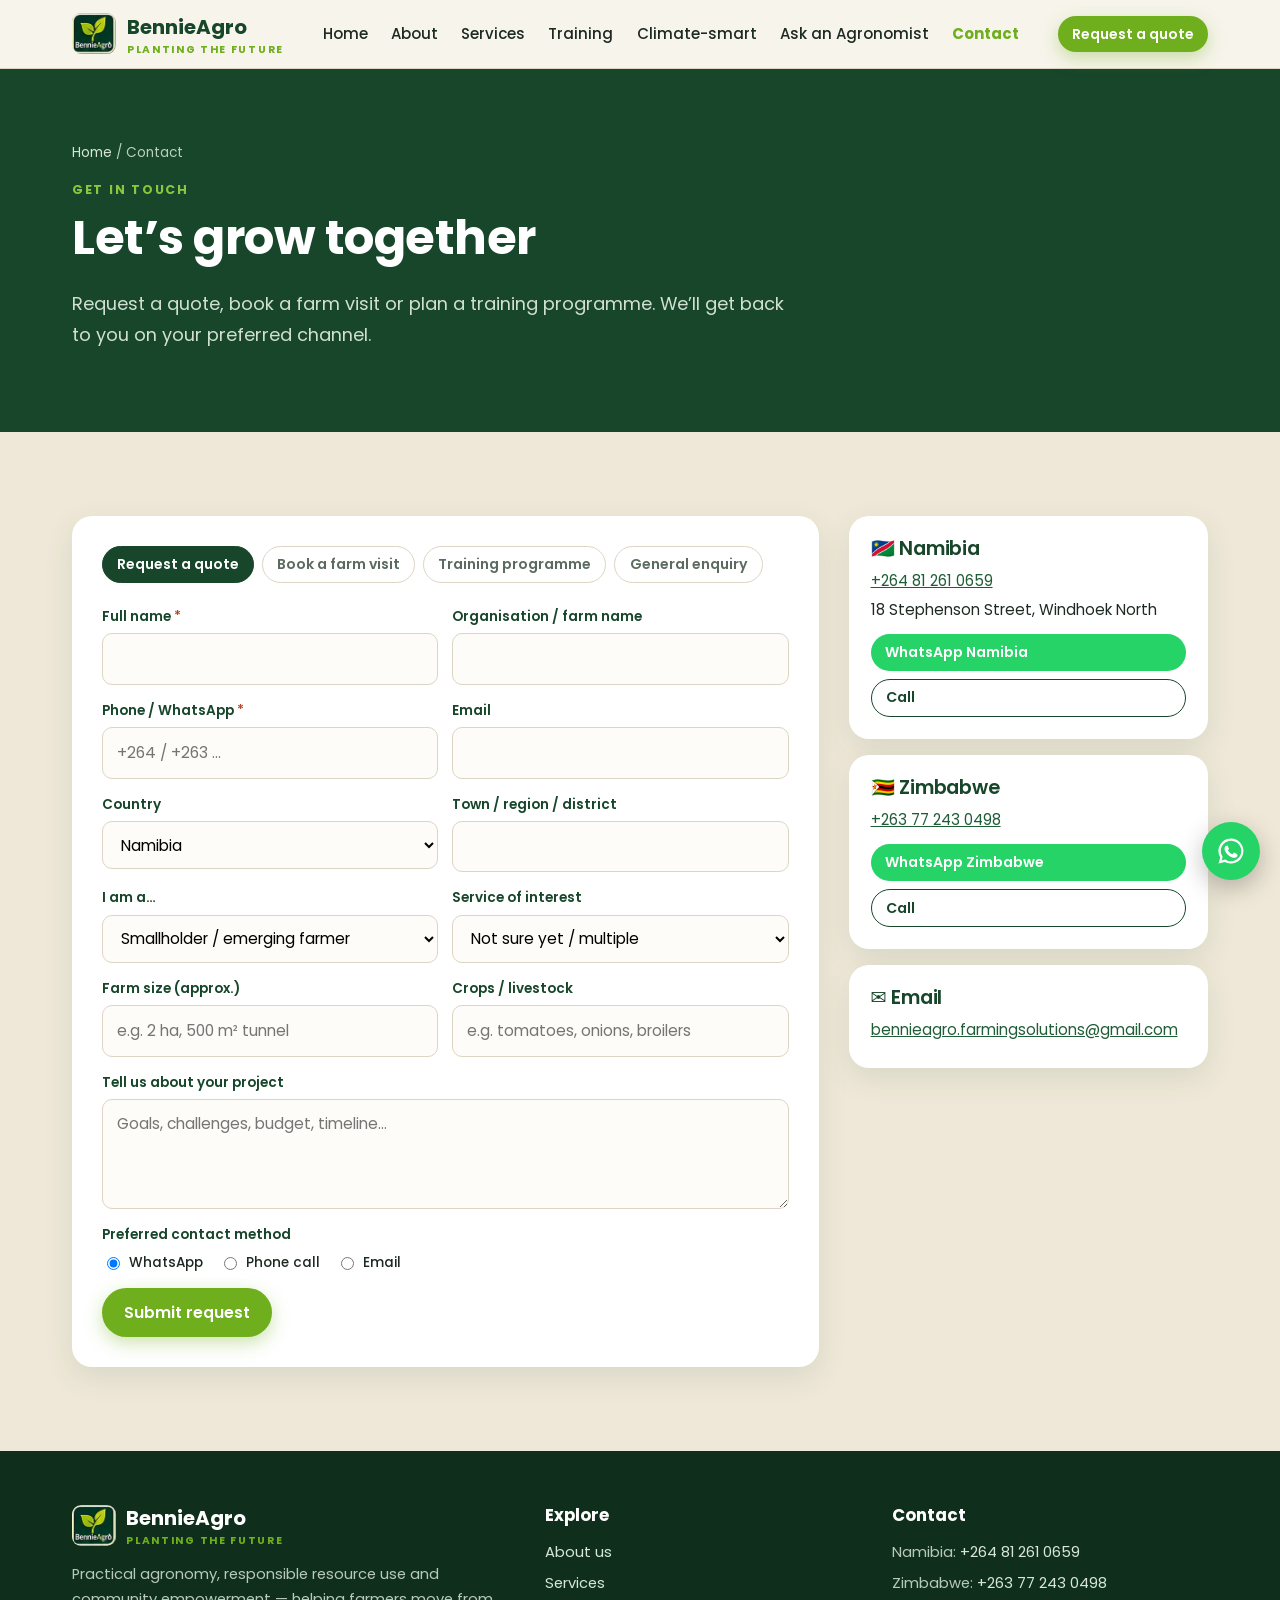
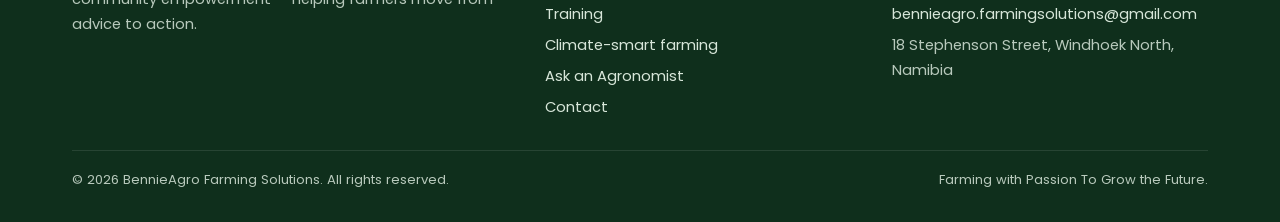
<file: contact.html>
<!DOCTYPE html>
<html lang="en">
<head>
<meta charset="utf-8">
<meta name="viewport" content="width=device-width, initial-scale=1">
<title>Contact Us | BennieAgro Farming Solutions</title>
<meta name="description" content="Request a quote, book a farm visit or plan a training programme with BennieAgro in Namibia or Zimbabwe.">
<link rel="icon" href="assets/img/logo.jpg">
<link rel="preconnect" href="https://fonts.googleapis.com">
<link rel="preconnect" href="https://fonts.gstatic.com" crossorigin>
<link href="https://fonts.googleapis.com/css2?family=Poppins:ital,wght@0,400;0,500;0,600;0,700;1,400&display=swap" rel="stylesheet">
<link rel="stylesheet" href="assets/style.css">
</head>
<body>
<header>
  <div class="wrap nav">
    <a href="index.html" class="brand"><img src="assets/img/logo.jpg" alt="BennieAgro logo"><span><b>BennieAgro</b><small>PLANTING THE FUTURE</small></span></a>
    <ul id="navlinks">
      <li><a href="index.html">Home</a></li>
      <li><a href="about.html">About</a></li>
      <li><a href="services.html">Services</a></li>
      <li><a href="training.html">Training</a></li>
      <li><a href="climate.html">Climate-smart</a></li>
      <li><a href="ask.html">Ask an Agronomist</a></li>
      <li><a href="contact.html" class="active">Contact</a></li>
    </ul>
    <a href="contact.html#quote" class="btn btn-primary btn-sm btn-quote">Request a quote</a>
    <button class="menu-btn" aria-label="Open menu" id="menuBtn">☰</button>
  </div>
</header>
<main>
<section class="page-hero">
  <div class="wrap">
    <div class="crumbs"><a href="index.html">Home</a> / Contact</div>
    <span class="eyebrow" style="color:var(--leaf-2)">Get in touch</span>
    <h1>Let’s grow together</h1>
    <p class="lead">Request a quote, book a farm visit or plan a training programme. We’ll get back to you on your preferred channel.</p>
  </div>
</section>

<section class="contact">
  <div class="wrap">
    <div class="contact-grid" style="margin-top:0">
      <div class="card">
        <div id="formWrap">
          <div class="ftabs" id="ftabs">
            <button type="button" data-type="quote" class="active">Request a quote</button>
            <button type="button" data-type="visit">Book a farm visit</button>
            <button type="button" data-type="training">Training programme</button>
            <button type="button" data-type="general">General enquiry</button>
          </div>
          <form id="enqForm" novalidate>
            <div class="frow">
              <div class="field"><label>Full name <span class="req">*</span></label><input name="name" required></div>
              <div class="field"><label>Organisation / farm name</label><input name="org"></div>
            </div>
            <div class="frow">
              <div class="field"><label>Phone / WhatsApp <span class="req">*</span></label><input name="phone" type="tel" required placeholder="+264 / +263 …"></div>
              <div class="field"><label>Email</label><input name="email" type="email"></div>
            </div>
            <div class="frow">
              <div class="field"><label>Country</label><select name="country"><option>Namibia</option><option>Zimbabwe</option><option>Other</option></select></div>
              <div class="field"><label>Town / region / district</label><input name="location"></div>
            </div>
            <div class="frow">
              <div class="field"><label>I am a…</label><select name="clientType"><option>Smallholder / emerging farmer</option><option>Commercial farmer</option><option>Farmer group / cooperative / scheme</option><option>Agribusiness / input supplier</option><option>School / training institution</option><option>Development partner / NGO</option><option>Other</option></select></div>
              <div class="field"><label>Service of interest</label><select name="service" id="svcSelect"></select></div>
            </div>
            <div class="frow" data-show="quote visit">
              <div class="field"><label>Farm size (approx.)</label><input name="farmSize" placeholder="e.g. 2 ha, 500 m² tunnel"></div>
              <div class="field"><label>Crops / livestock</label><input name="crops" placeholder="e.g. tomatoes, onions, broilers"></div>
            </div>
            <div class="frow" data-show="visit">
              <div class="field"><label>Preferred visit date <span class="req">*</span></label><input name="date" type="date"></div>
              <div class="field"><label>Preferred time</label><select name="time"><option>Morning</option><option>Afternoon</option><option>Flexible</option></select></div>
            </div>
            <div class="frow" data-show="training">
              <div class="field"><label>Number of participants</label><input name="participants" type="number" min="1"></div>
              <div class="field"><label>Selected modules</label><input name="modules" id="modField" placeholder="Pick on the Training page or type here"></div>
            </div>
            <div class="field"><label id="msgLabel">Tell us about your project</label><textarea name="message" placeholder="Goals, challenges, budget, timeline…"></textarea></div>
            <div class="field"><label>Preferred contact method</label>
              <div class="radio-row"><label><input type="radio" name="contactPref" value="WhatsApp" checked> WhatsApp</label><label><input type="radio" name="contactPref" value="Phone call"> Phone call</label><label><input type="radio" name="contactPref" value="Email"> Email</label></div>
            </div>
            <p class="err hidden" id="formErr"></p>
            <button class="btn btn-primary" type="submit" id="submitBtn">Submit request</button>
          </form>
        </div>
        <div id="doneWrap" class="done hidden"></div>
      </div>
      <aside class="side">
        <div class="card">
          <h3>🇳🇦 Namibia</h3>
          <p><a href="tel:+264812610659">+264 81 261 0659</a></p>
          <p>18 Stephenson Street, Windhoek North</p>
          <div class="acts"><a class="btn btn-wa btn-sm" href="https://wa.me/264812610659" target="_blank" rel="noopener">WhatsApp Namibia</a><a class="btn btn-ghost btn-sm" href="tel:+264812610659">Call</a></div>
        </div>
        <div class="card">
          <h3>🇿🇼 Zimbabwe</h3>
          <p><a href="tel:+263772430498">+263 77 243 0498</a></p>
          <div class="acts"><a class="btn btn-wa btn-sm" href="https://wa.me/263772430498" target="_blank" rel="noopener">WhatsApp Zimbabwe</a><a class="btn btn-ghost btn-sm" href="tel:+263772430498">Call</a></div>
        </div>
        <div class="card">
          <h3>✉️ Email</h3>
          <p style="word-break:break-all"><a href="mailto:bennieagro.farmingsolutions@gmail.com">bennieagro.farmingsolutions@gmail.com</a></p>
        </div>
      </aside>
    </div>
  </div>
</section>
</main>
<footer>
  <div class="wrap">
    <div class="foot">
      <div>
        <div class="brand" style="margin-bottom:12px"><img src="assets/img/logo.jpg" alt=""><span><b style="color:#fff">BennieAgro</b><small>PLANTING THE FUTURE</small></span></div>
        <p>Practical agronomy, responsible resource use and community empowerment — helping farmers move from advice to action.</p>
      </div>
      <div><h4>Explore</h4><ul><li><a href="about.html">About us</a></li><li><a href="services.html">Services</a></li><li><a href="training.html">Training</a></li><li><a href="climate.html">Climate-smart farming</a></li><li><a href="ask.html">Ask an Agronomist</a></li><li><a href="contact.html">Contact</a></li></ul></div>
      <div><h4>Contact</h4><ul><li>Namibia: <a href="tel:+264812610659">+264 81 261 0659</a></li><li>Zimbabwe: <a href="tel:+263772430498">+263 77 243 0498</a></li><li style="word-break:break-all"><a href="mailto:bennieagro.farmingsolutions@gmail.com">bennieagro.farmingsolutions@gmail.com</a></li><li>18 Stephenson Street, Windhoek North, Namibia</li></ul></div>
    </div>
    <div class="copy"><span>© <span id="yr"></span> BennieAgro Farming Solutions. All rights reserved.</span><span>Farming with Passion To Grow the Future.</span></div>
  </div>
</footer>
<div class="fab">
  <div class="fab-menu" id="fabMenu">
    <p>Chat with us on WhatsApp</p>
    <a href="https://wa.me/264812610659" target="_blank" rel="noopener">🇳🇦 <span>Namibia<small>+264 81 261 0659</small></span></a>
    <a href="https://wa.me/263772430498" target="_blank" rel="noopener">🇿🇼 <span>Zimbabwe<small>+263 77 243 0498</small></span></a>
  </div>
  <button class="fab-btn" id="fabBtn" aria-label="WhatsApp">
    <svg width="30" height="30" viewBox="0 0 24 24" fill="#fff"><path d="M12 2a10 10 0 0 0-8.6 15.1L2 22l5-1.3A10 10 0 1 0 12 2zm0 18.2c-1.5 0-3-.4-4.2-1.2l-.3-.2-3 .8.8-2.9-.2-.3A8.2 8.2 0 1 1 12 20.2zm4.5-6.1c-.2-.1-1.5-.7-1.7-.8-.2-.1-.4-.1-.6.1l-.8 1c-.1.2-.3.2-.5.1a6.7 6.7 0 0 1-3.3-2.9c-.3-.4.3-.4.7-1.3.1-.2 0-.3 0-.4l-.8-1.8c-.2-.5-.4-.4-.6-.4h-.5c-.2 0-.4.1-.7.3-.2.3-.9.9-.9 2.2s.9 2.5 1 2.7c.1.2 1.8 2.8 4.4 3.9 1.6.7 2.3.8 3.1.6.5-.1 1.5-.6 1.7-1.2.2-.6.2-1.1.2-1.2-.1-.1-.3-.2-.5-.3z"/></svg>
  </button>
</div>
<script src="assets/app.js"></script>
</body>
</html>
</file>
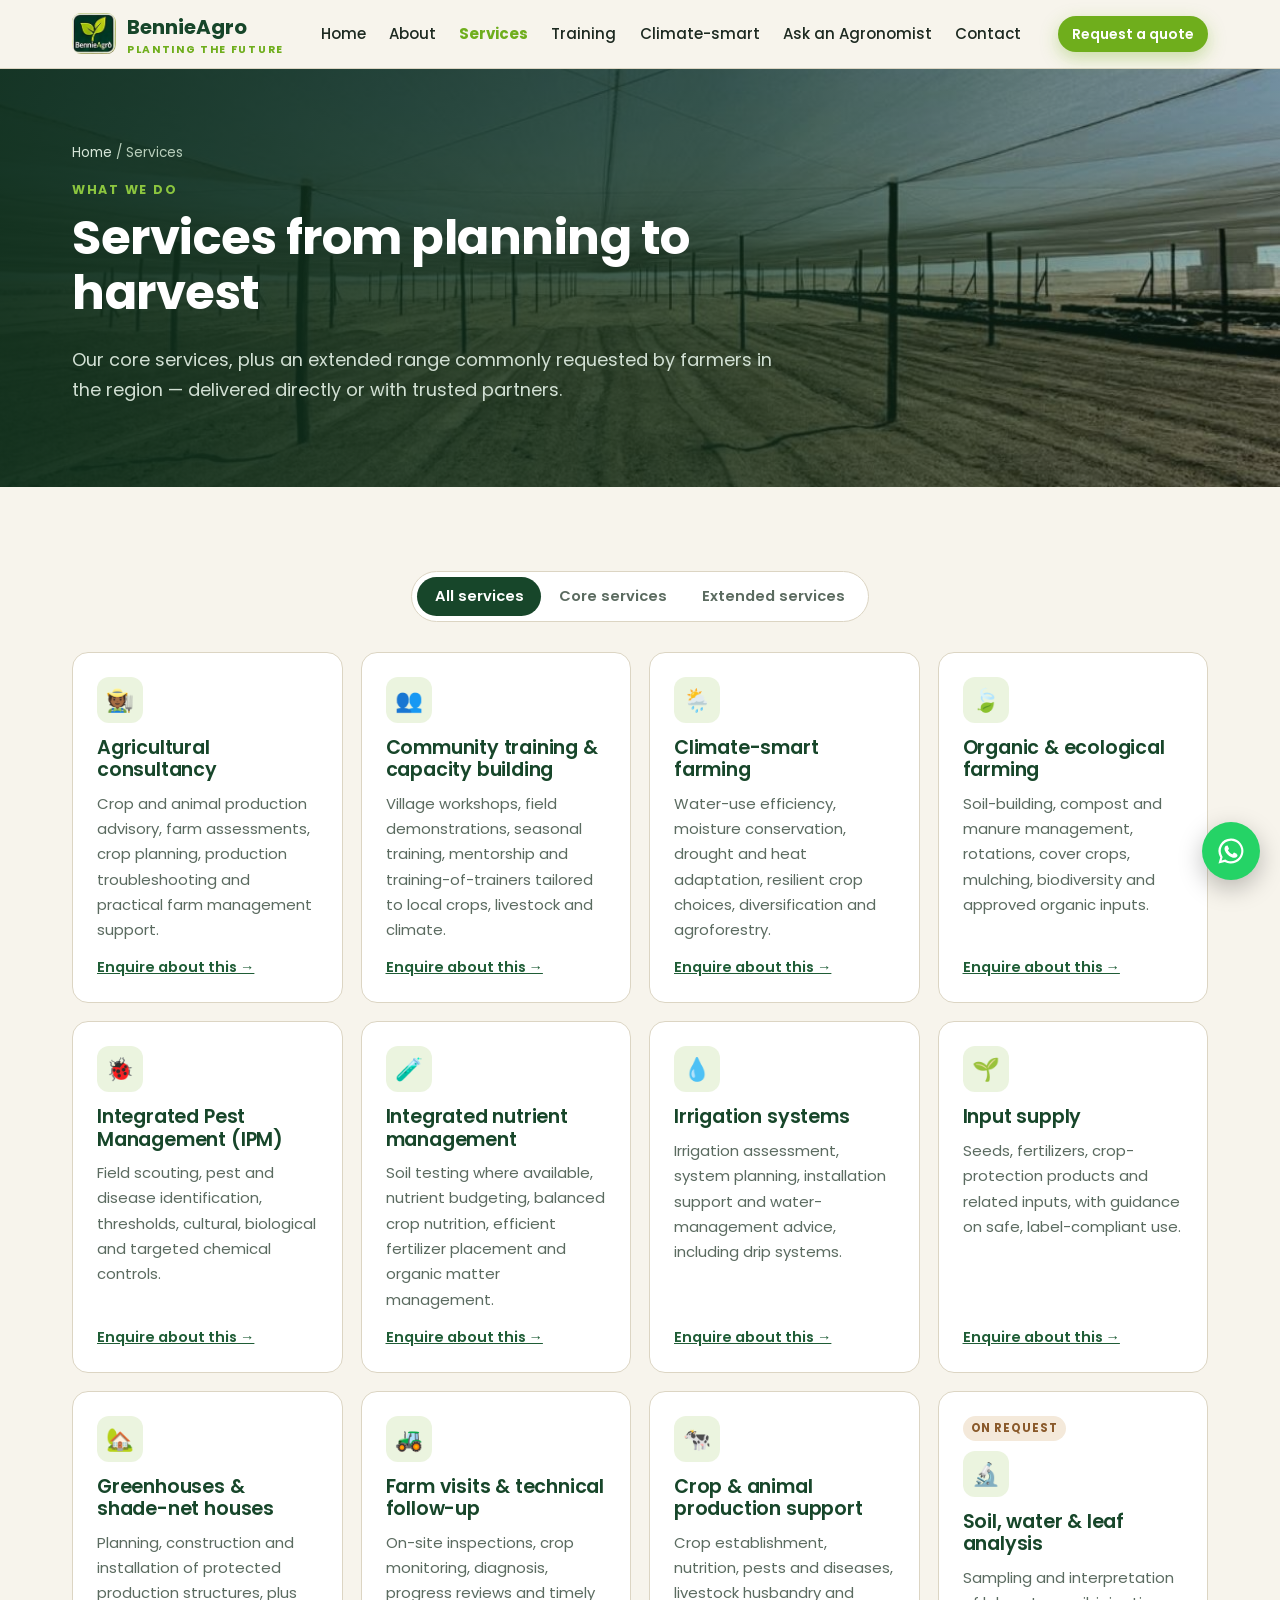
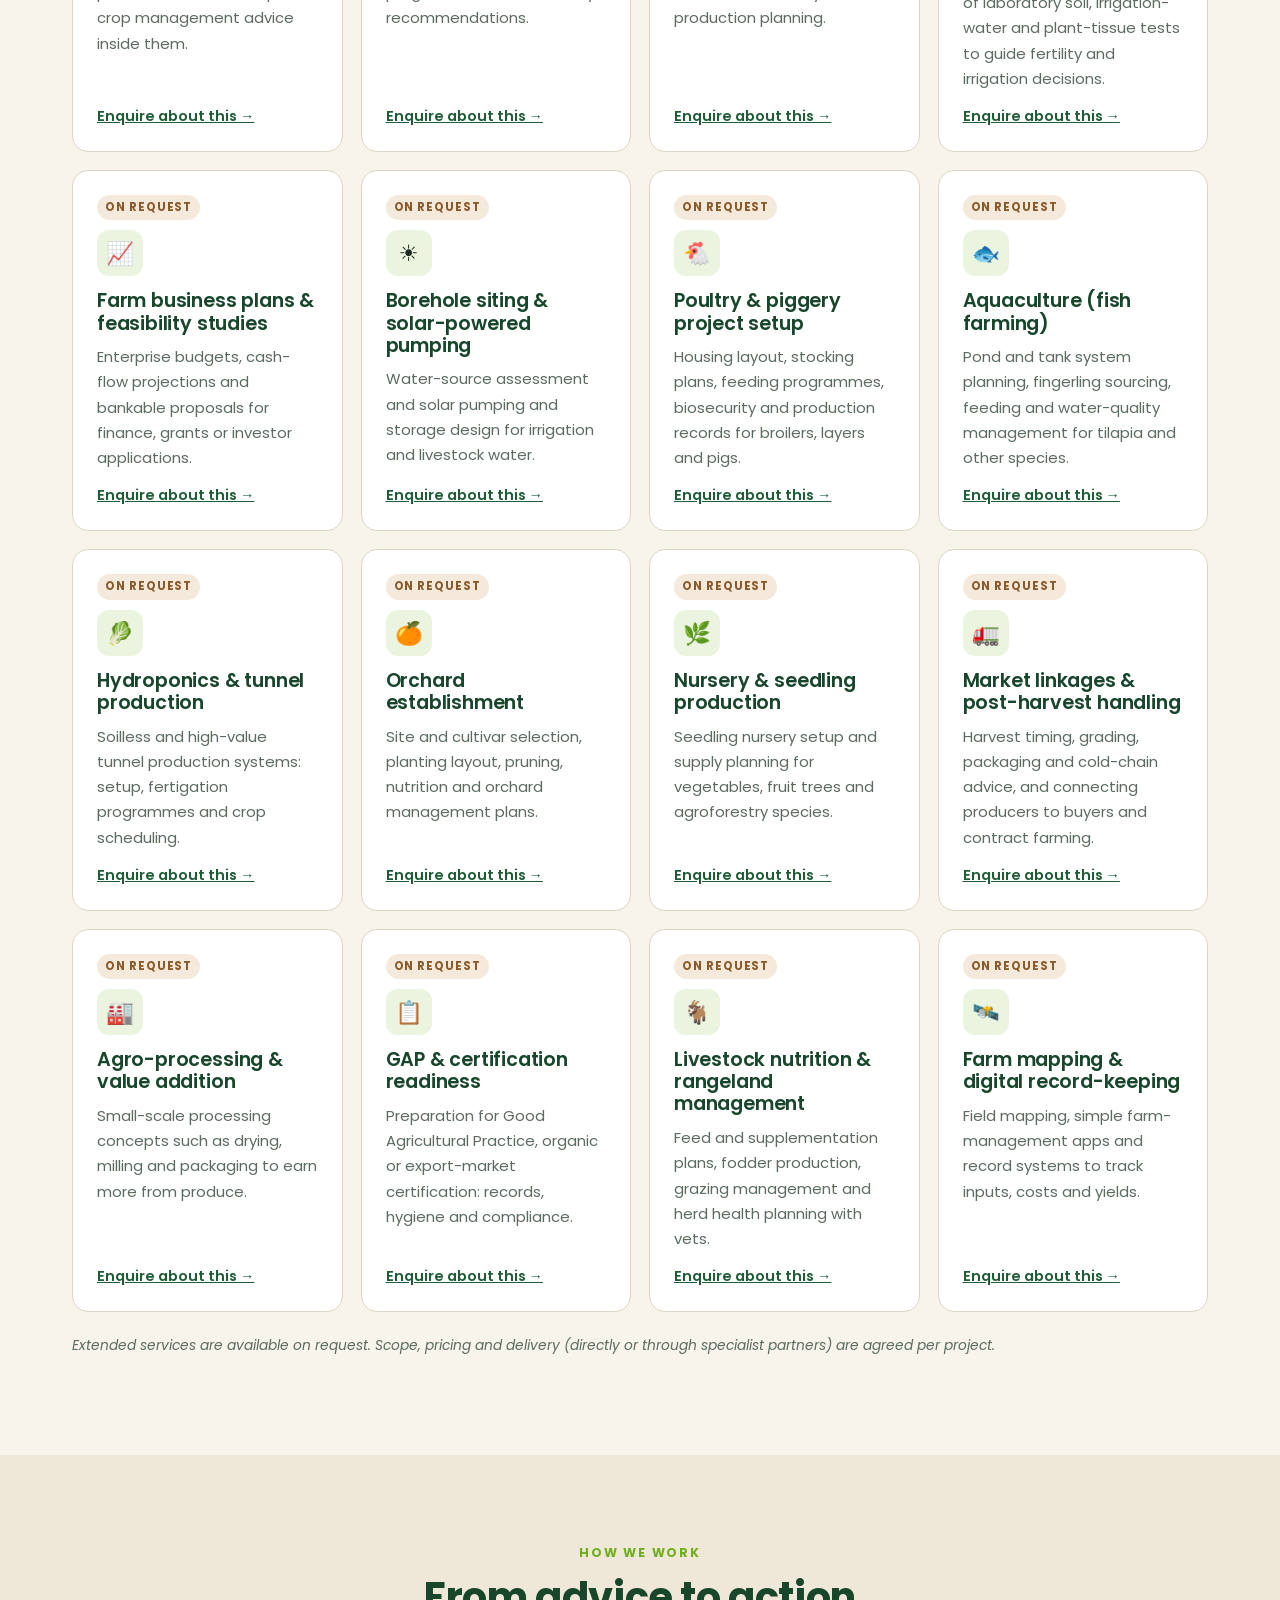
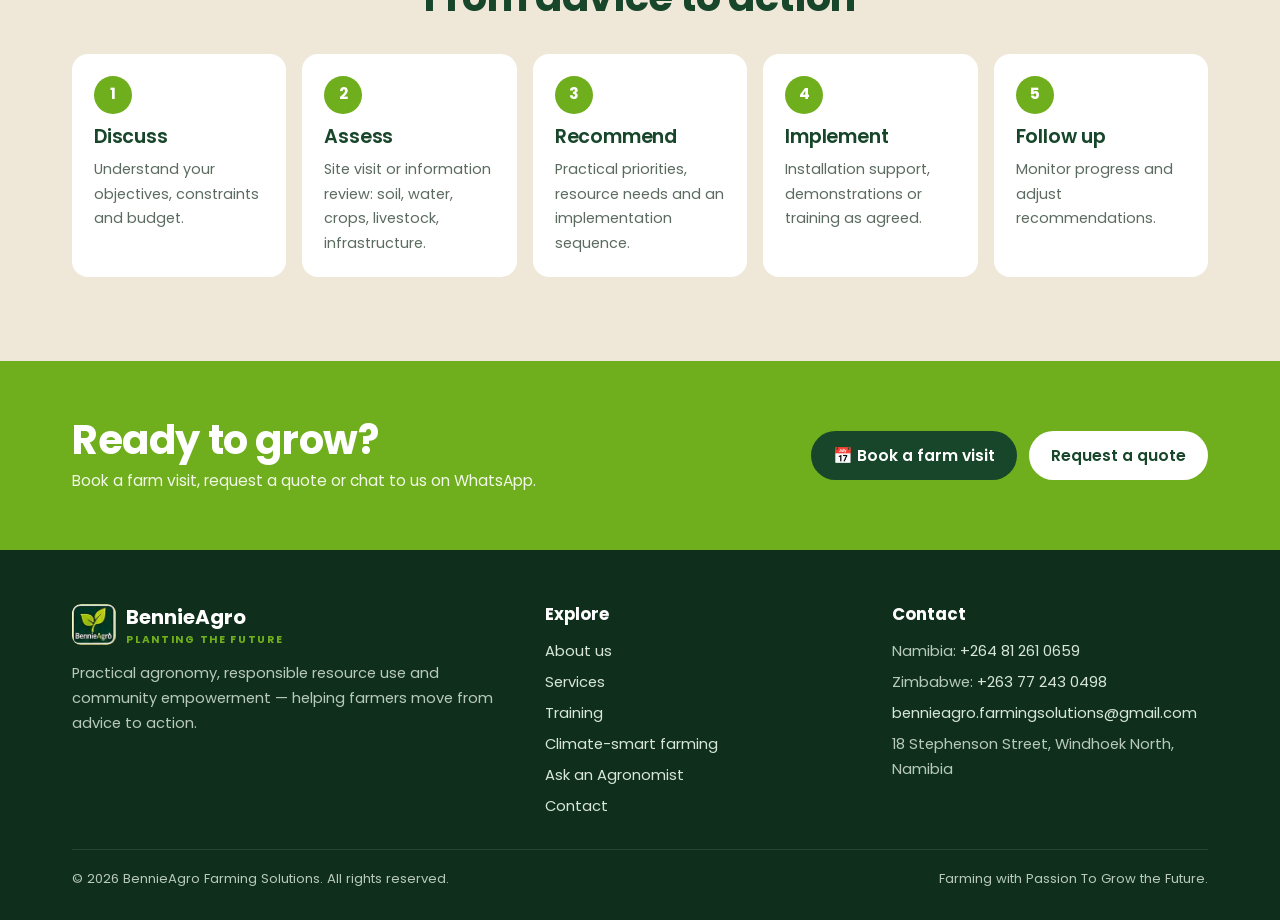
<file: services.html>
<!DOCTYPE html>
<html lang="en">
<head>
<meta charset="utf-8">
<meta name="viewport" content="width=device-width, initial-scale=1">
<title>Services | BennieAgro Farming Solutions</title>
<meta name="description" content="Agricultural consultancy, irrigation, greenhouses, input supply, IPM, training and extended farm services in Namibia and Zimbabwe.">
<link rel="icon" href="assets/img/logo.jpg">
<link rel="preconnect" href="https://fonts.googleapis.com">
<link rel="preconnect" href="https://fonts.gstatic.com" crossorigin>
<link href="https://fonts.googleapis.com/css2?family=Poppins:ital,wght@0,400;0,500;0,600;0,700;1,400&display=swap" rel="stylesheet">
<link rel="stylesheet" href="assets/style.css">
</head>
<body>
<header>
  <div class="wrap nav">
    <a href="index.html" class="brand"><img src="assets/img/logo.jpg" alt="BennieAgro logo"><span><b>BennieAgro</b><small>PLANTING THE FUTURE</small></span></a>
    <ul id="navlinks">
      <li><a href="index.html">Home</a></li>
      <li><a href="about.html">About</a></li>
      <li><a href="services.html" class="active">Services</a></li>
      <li><a href="training.html">Training</a></li>
      <li><a href="climate.html">Climate-smart</a></li>
      <li><a href="ask.html">Ask an Agronomist</a></li>
      <li><a href="contact.html">Contact</a></li>
    </ul>
    <a href="contact.html#quote" class="btn btn-primary btn-sm btn-quote">Request a quote</a>
    <button class="menu-btn" aria-label="Open menu" id="menuBtn">☰</button>
  </div>
</header>
<main>
<section class="page-hero has-img"><img src="assets/img/shade-net.jpg" alt="">
  <div class="wrap">
    <div class="crumbs"><a href="index.html">Home</a> / Services</div>
    <span class="eyebrow" style="color:var(--leaf-2)">What we do</span>
    <h1>Services from planning to harvest</h1>
    <p class="lead">Our core services, plus an extended range commonly requested by farmers in the region — delivered directly or with trusted partners.</p>
  </div>
</section>

<section>
  <div class="wrap">
    <div class="center">
      <div class="tabs" role="tablist" style="margin-top:0">
        <button class="active" data-filter="all">All services</button>
        <button data-filter="core">Core services</button>
        <button data-filter="extended">Extended services</button>
      </div>
    </div>
    <div class="svc-grid" id="svcGrid"></div>
    <p class="note">Extended services are available on request. Scope, pricing and delivery (directly or through specialist partners) are agreed per project.</p>
  </div>
</section>
<section class="process">
  <div class="wrap center">
    <span class="eyebrow">How we work</span>
    <h2>From advice to action</h2>
    <div class="proc" style="text-align:left">
      <div><h3>Discuss</h3><p>Understand your objectives, constraints and budget.</p></div>
      <div><h3>Assess</h3><p>Site visit or information review: soil, water, crops, livestock, infrastructure.</p></div>
      <div><h3>Recommend</h3><p>Practical priorities, resource needs and an implementation sequence.</p></div>
      <div><h3>Implement</h3><p>Installation support, demonstrations or training as agreed.</p></div>
      <div><h3>Follow up</h3><p>Monitor progress and adjust recommendations.</p></div>
    </div>
  </div>
</section>
<section class="cta-band">
  <div class="wrap">
    <div><h2>Ready to grow?</h2><p>Book a farm visit, request a quote or chat to us on WhatsApp.</p></div>
    <div style="display:flex;gap:12px;flex-wrap:wrap"><a class="btn btn-dark" href="contact.html#visit">📅 Book a farm visit</a><a class="btn btn-light" href="contact.html#quote">Request a quote</a></div>
  </div>
</section>
</main>
<footer>
  <div class="wrap">
    <div class="foot">
      <div>
        <div class="brand" style="margin-bottom:12px"><img src="assets/img/logo.jpg" alt=""><span><b style="color:#fff">BennieAgro</b><small>PLANTING THE FUTURE</small></span></div>
        <p>Practical agronomy, responsible resource use and community empowerment — helping farmers move from advice to action.</p>
      </div>
      <div><h4>Explore</h4><ul><li><a href="about.html">About us</a></li><li><a href="services.html">Services</a></li><li><a href="training.html">Training</a></li><li><a href="climate.html">Climate-smart farming</a></li><li><a href="ask.html">Ask an Agronomist</a></li><li><a href="contact.html">Contact</a></li></ul></div>
      <div><h4>Contact</h4><ul><li>Namibia: <a href="tel:+264812610659">+264 81 261 0659</a></li><li>Zimbabwe: <a href="tel:+263772430498">+263 77 243 0498</a></li><li style="word-break:break-all"><a href="mailto:bennieagro.farmingsolutions@gmail.com">bennieagro.farmingsolutions@gmail.com</a></li><li>18 Stephenson Street, Windhoek North, Namibia</li></ul></div>
    </div>
    <div class="copy"><span>© <span id="yr"></span> BennieAgro Farming Solutions. All rights reserved.</span><span>Farming with Passion To Grow the Future.</span></div>
  </div>
</footer>
<div class="fab">
  <div class="fab-menu" id="fabMenu">
    <p>Chat with us on WhatsApp</p>
    <a href="https://wa.me/264812610659" target="_blank" rel="noopener">🇳🇦 <span>Namibia<small>+264 81 261 0659</small></span></a>
    <a href="https://wa.me/263772430498" target="_blank" rel="noopener">🇿🇼 <span>Zimbabwe<small>+263 77 243 0498</small></span></a>
  </div>
  <button class="fab-btn" id="fabBtn" aria-label="WhatsApp">
    <svg width="30" height="30" viewBox="0 0 24 24" fill="#fff"><path d="M12 2a10 10 0 0 0-8.6 15.1L2 22l5-1.3A10 10 0 1 0 12 2zm0 18.2c-1.5 0-3-.4-4.2-1.2l-.3-.2-3 .8.8-2.9-.2-.3A8.2 8.2 0 1 1 12 20.2zm4.5-6.1c-.2-.1-1.5-.7-1.7-.8-.2-.1-.4-.1-.6.1l-.8 1c-.1.2-.3.2-.5.1a6.7 6.7 0 0 1-3.3-2.9c-.3-.4.3-.4.7-1.3.1-.2 0-.3 0-.4l-.8-1.8c-.2-.5-.4-.4-.6-.4h-.5c-.2 0-.4.1-.7.3-.2.3-.9.9-.9 2.2s.9 2.5 1 2.7c.1.2 1.8 2.8 4.4 3.9 1.6.7 2.3.8 3.1.6.5-.1 1.5-.6 1.7-1.2.2-.6.2-1.1.2-1.2-.1-.1-.3-.2-.5-.3z"/></svg>
  </button>
</div>
<script src="assets/app.js"></script>
</body>
</html>
</file>
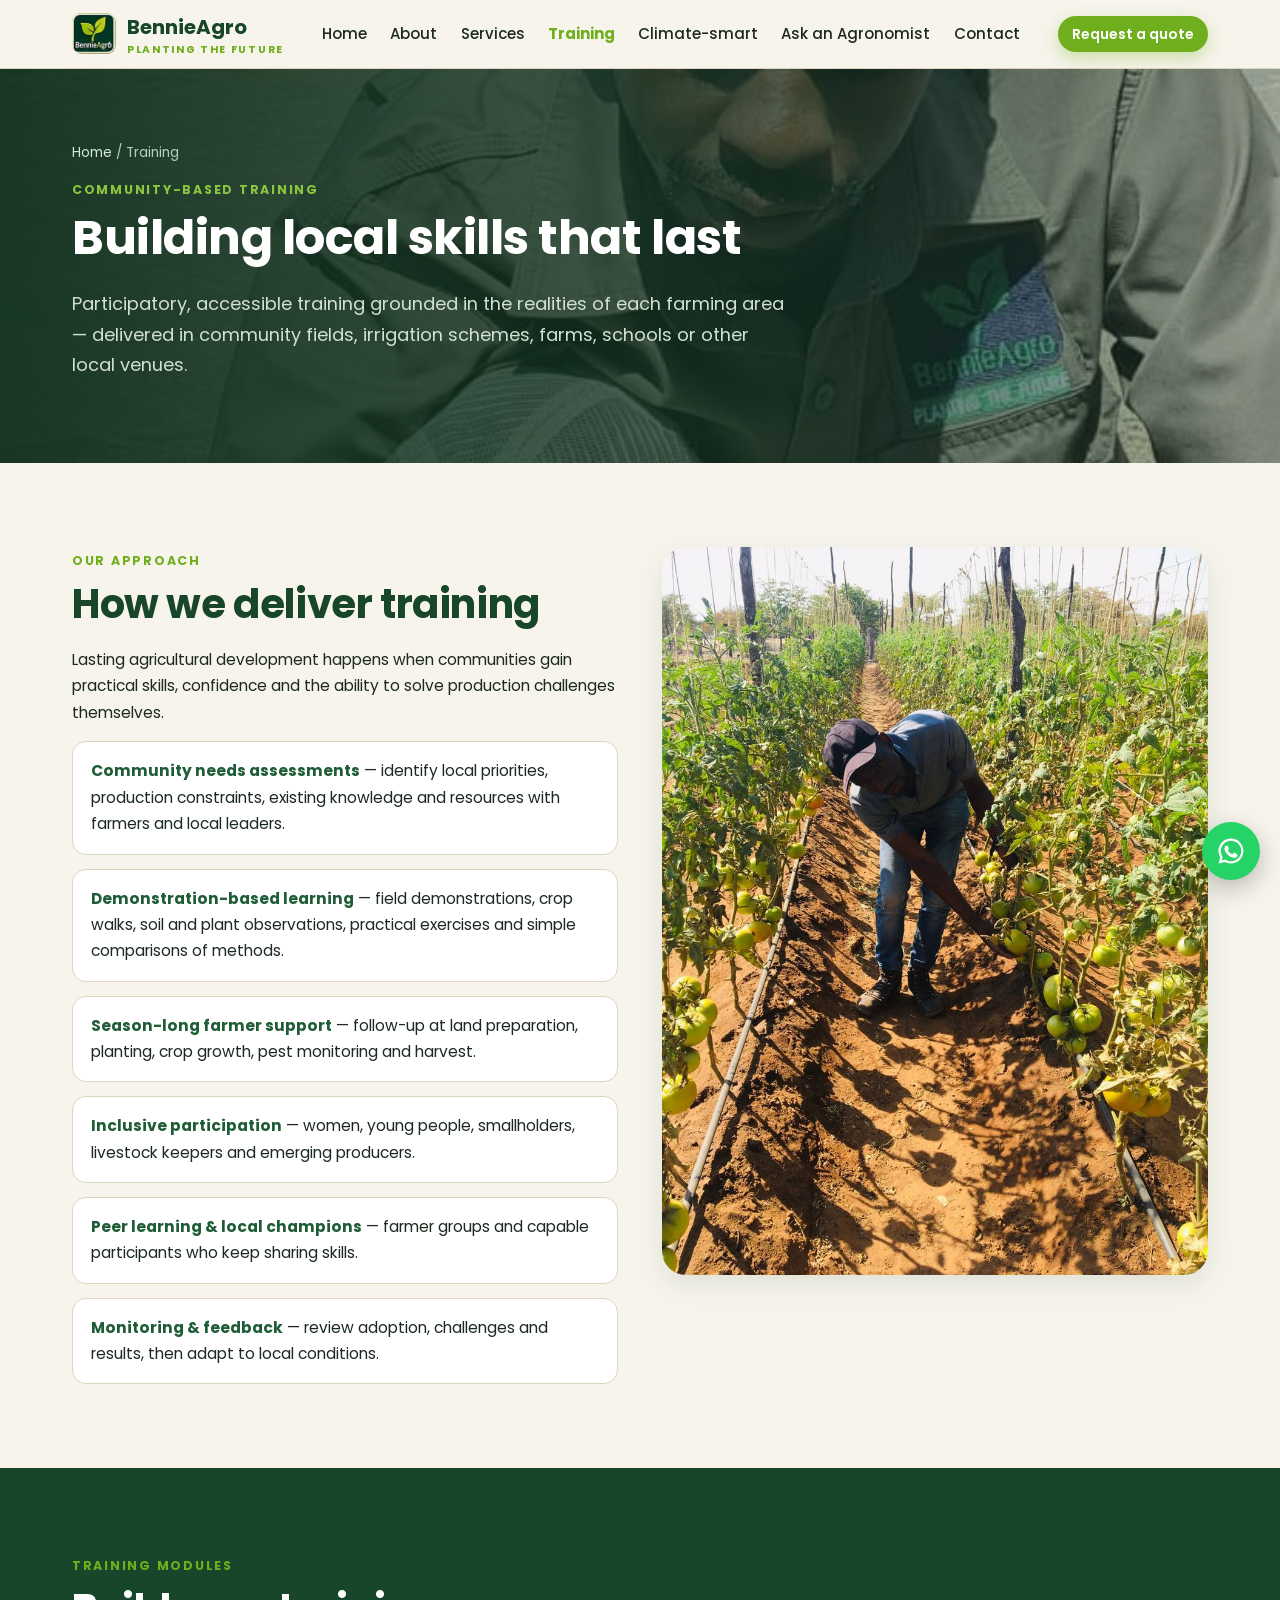
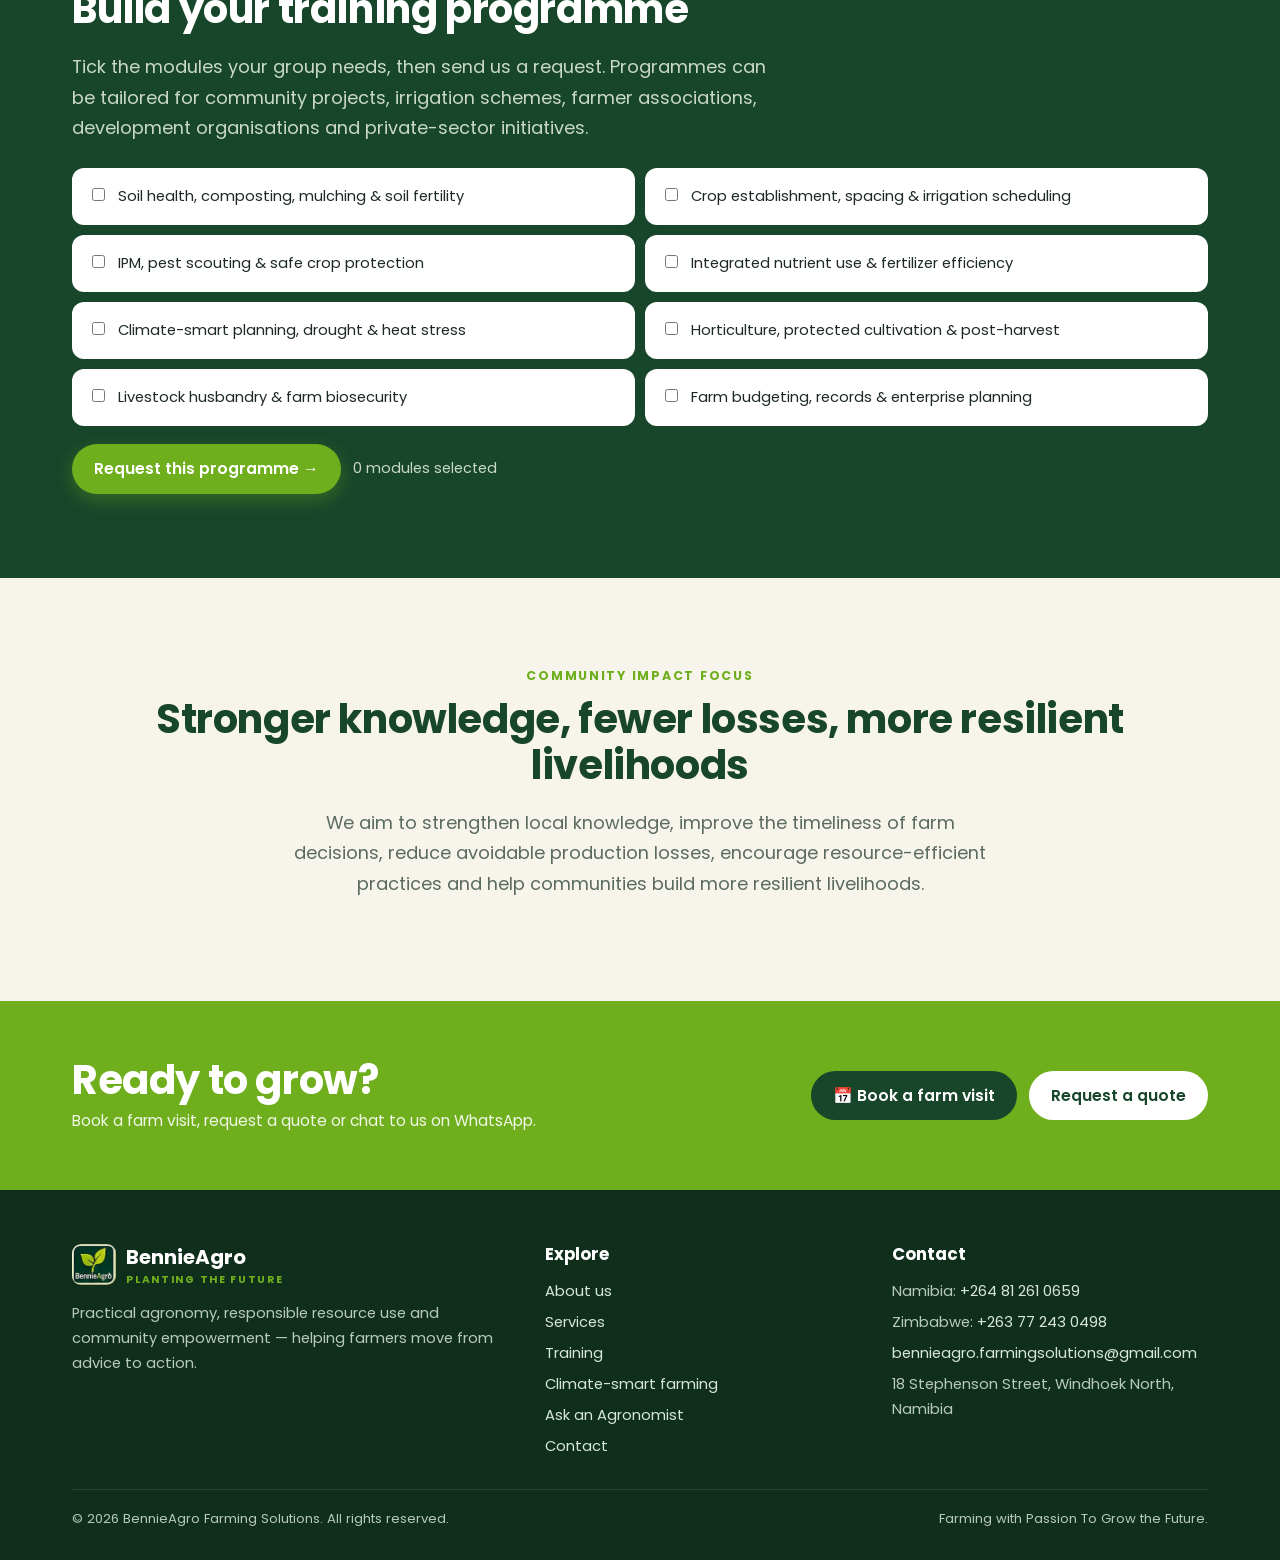
<file: training.html>
<!DOCTYPE html>
<html lang="en">
<head>
<meta charset="utf-8">
<meta name="viewport" content="width=device-width, initial-scale=1">
<title>Community Training | BennieAgro Farming Solutions</title>
<meta name="description" content="Community-based farmer training and capacity building – field demonstrations, seasonal support and practical modules.">
<link rel="icon" href="assets/img/logo.jpg">
<link rel="preconnect" href="https://fonts.googleapis.com">
<link rel="preconnect" href="https://fonts.gstatic.com" crossorigin>
<link href="https://fonts.googleapis.com/css2?family=Poppins:ital,wght@0,400;0,500;0,600;0,700;1,400&display=swap" rel="stylesheet">
<link rel="stylesheet" href="assets/style.css">
</head>
<body>
<header>
  <div class="wrap nav">
    <a href="index.html" class="brand"><img src="assets/img/logo.jpg" alt="BennieAgro logo"><span><b>BennieAgro</b><small>PLANTING THE FUTURE</small></span></a>
    <ul id="navlinks">
      <li><a href="index.html">Home</a></li>
      <li><a href="about.html">About</a></li>
      <li><a href="services.html">Services</a></li>
      <li><a href="training.html" class="active">Training</a></li>
      <li><a href="climate.html">Climate-smart</a></li>
      <li><a href="ask.html">Ask an Agronomist</a></li>
      <li><a href="contact.html">Contact</a></li>
    </ul>
    <a href="contact.html#quote" class="btn btn-primary btn-sm btn-quote">Request a quote</a>
    <button class="menu-btn" aria-label="Open menu" id="menuBtn">☰</button>
  </div>
</header>
<main>
<section class="page-hero has-img"><img src="assets/img/field-assessment.jpg" alt="">
  <div class="wrap">
    <div class="crumbs"><a href="index.html">Home</a> / Training</div>
    <span class="eyebrow" style="color:var(--leaf-2)">Community-based training</span>
    <h1>Building local skills that last</h1>
    <p class="lead">Participatory, accessible training grounded in the realities of each farming area — delivered in community fields, irrigation schemes, farms, schools or other local venues.</p>
  </div>
</section>

<section class="training-light">
  <div class="wrap two" style="align-items:start">
    <div>
      <span class="eyebrow">Our approach</span>
      <h2>How we deliver training</h2>
      <p>Lasting agricultural development happens when communities gain practical skills, confidence and the ability to solve production challenges themselves.</p>
      <ul class="steps-list">
        <li><b>Community needs assessments</b> — identify local priorities, production constraints, existing knowledge and resources with farmers and local leaders.</li>
        <li><b>Demonstration-based learning</b> — field demonstrations, crop walks, soil and plant observations, practical exercises and simple comparisons of methods.</li>
        <li><b>Season-long farmer support</b> — follow-up at land preparation, planting, crop growth, pest monitoring and harvest.</li>
        <li><b>Inclusive participation</b> — women, young people, smallholders, livestock keepers and emerging producers.</li>
        <li><b>Peer learning &amp; local champions</b> — farmer groups and capable participants who keep sharing skills.</li>
        <li><b>Monitoring &amp; feedback</b> — review adoption, challenges and results, then adapt to local conditions.</li>
      </ul>
    </div>
    <img src="assets/img/tomato-scouting.jpg" alt="Field scouting in a tomato block" style="aspect-ratio:3/4">
  </div>
</section>

<section class="training">
  <div class="wrap">
    <span class="eyebrow">Training modules</span>
    <h2>Build your training programme</h2>
    <p class="lead">Tick the modules your group needs, then send us a request. Programmes can be tailored for community projects, irrigation schemes, farmer associations, development organisations and private-sector initiatives.</p>
    <div class="modules" id="modules" style="margin-top:24px"></div>
    <div class="train-cta">
      <button class="btn btn-primary" id="trainBtn">Request this programme →</button>
      <span id="modCount" style="font-size:.9rem;color:#c9d8cb">0 modules selected</span>
    </div>
  </div>
</section>

<section>
  <div class="wrap center">
    <span class="eyebrow">Community impact focus</span>
    <h2>Stronger knowledge, fewer losses, more resilient livelihoods</h2>
    <p class="lead">We aim to strengthen local knowledge, improve the timeliness of farm decisions, reduce avoidable production losses, encourage resource-efficient practices and help communities build more resilient livelihoods.</p>
  </div>
</section>
<section class="cta-band">
  <div class="wrap">
    <div><h2>Ready to grow?</h2><p>Book a farm visit, request a quote or chat to us on WhatsApp.</p></div>
    <div style="display:flex;gap:12px;flex-wrap:wrap"><a class="btn btn-dark" href="contact.html#visit">📅 Book a farm visit</a><a class="btn btn-light" href="contact.html#quote">Request a quote</a></div>
  </div>
</section>
</main>
<footer>
  <div class="wrap">
    <div class="foot">
      <div>
        <div class="brand" style="margin-bottom:12px"><img src="assets/img/logo.jpg" alt=""><span><b style="color:#fff">BennieAgro</b><small>PLANTING THE FUTURE</small></span></div>
        <p>Practical agronomy, responsible resource use and community empowerment — helping farmers move from advice to action.</p>
      </div>
      <div><h4>Explore</h4><ul><li><a href="about.html">About us</a></li><li><a href="services.html">Services</a></li><li><a href="training.html">Training</a></li><li><a href="climate.html">Climate-smart farming</a></li><li><a href="ask.html">Ask an Agronomist</a></li><li><a href="contact.html">Contact</a></li></ul></div>
      <div><h4>Contact</h4><ul><li>Namibia: <a href="tel:+264812610659">+264 81 261 0659</a></li><li>Zimbabwe: <a href="tel:+263772430498">+263 77 243 0498</a></li><li style="word-break:break-all"><a href="mailto:bennieagro.farmingsolutions@gmail.com">bennieagro.farmingsolutions@gmail.com</a></li><li>18 Stephenson Street, Windhoek North, Namibia</li></ul></div>
    </div>
    <div class="copy"><span>© <span id="yr"></span> BennieAgro Farming Solutions. All rights reserved.</span><span>Farming with Passion To Grow the Future.</span></div>
  </div>
</footer>
<div class="fab">
  <div class="fab-menu" id="fabMenu">
    <p>Chat with us on WhatsApp</p>
    <a href="https://wa.me/264812610659" target="_blank" rel="noopener">🇳🇦 <span>Namibia<small>+264 81 261 0659</small></span></a>
    <a href="https://wa.me/263772430498" target="_blank" rel="noopener">🇿🇼 <span>Zimbabwe<small>+263 77 243 0498</small></span></a>
  </div>
  <button class="fab-btn" id="fabBtn" aria-label="WhatsApp">
    <svg width="30" height="30" viewBox="0 0 24 24" fill="#fff"><path d="M12 2a10 10 0 0 0-8.6 15.1L2 22l5-1.3A10 10 0 1 0 12 2zm0 18.2c-1.5 0-3-.4-4.2-1.2l-.3-.2-3 .8.8-2.9-.2-.3A8.2 8.2 0 1 1 12 20.2zm4.5-6.1c-.2-.1-1.5-.7-1.7-.8-.2-.1-.4-.1-.6.1l-.8 1c-.1.2-.3.2-.5.1a6.7 6.7 0 0 1-3.3-2.9c-.3-.4.3-.4.7-1.3.1-.2 0-.3 0-.4l-.8-1.8c-.2-.5-.4-.4-.6-.4h-.5c-.2 0-.4.1-.7.3-.2.3-.9.9-.9 2.2s.9 2.5 1 2.7c.1.2 1.8 2.8 4.4 3.9 1.6.7 2.3.8 3.1.6.5-.1 1.5-.6 1.7-1.2.2-.6.2-1.1.2-1.2-.1-.1-.3-.2-.5-.3z"/></svg>
  </button>
</div>
<script src="assets/app.js"></script>
</body>
</html>
</file>
<file: assets/style.css>
:root{
  --forest:#17462a; --forest-2:#1f5d36; --leaf:#6fae1c; --leaf-2:#8cc63f; --soil:#8a5a2b;
  --cream:#f7f4ec; --sand:#efe8d8; --ink:#1d2a21; --muted:#5b6b60; --line:#dcd5c3; --white:#fff;
  --radius:16px; --shadow:0 10px 30px rgba(23,70,42,.10);
}
*{box-sizing:border-box}
html{scroll-behavior:smooth}
body{margin:0;font-family:Poppins,system-ui,-apple-system,'Segoe UI',sans-serif;color:var(--ink);background:var(--cream);line-height:1.7;font-size:15.5px}
h1,h2,h3{font-family:Poppins,system-ui,sans-serif;line-height:1.15;margin:0 0 .5em;color:var(--forest)}
h1{font-size:clamp(2.2rem,5vw,3.6rem)} h2{font-size:clamp(1.7rem,3.4vw,2.5rem)} h3{font-size:1.2rem}
p{margin:0 0 1em}
a{color:var(--forest-2)}
img{max-width:100%;display:block}
.wrap{max-width:1180px;margin:0 auto;padding:0 22px}
section{padding:84px 0;scroll-margin-top:70px}
.eyebrow{display:inline-block;font-size:.78rem;font-weight:700;letter-spacing:.14em;text-transform:uppercase;color:var(--leaf);margin-bottom:.8em}
.lead{font-size:1.12rem;color:var(--muted);max-width:720px}
.btn{display:inline-flex;align-items:center;gap:.5em;border:0;border-radius:999px;padding:.85em 1.4em;font:600 .98rem Poppins,sans-serif;cursor:pointer;text-decoration:none;transition:transform .15s,background .15s,box-shadow .15s}
.btn:hover{transform:translateY(-1px)}
.btn-primary{background:var(--leaf);color:#fff;box-shadow:0 6px 18px rgba(111,174,28,.35)}
.btn-primary:hover{background:#5e9a12}
.btn-dark{background:var(--forest);color:#fff}
.btn-ghost{background:transparent;color:var(--forest);border:1.5px solid var(--forest)}
.btn-wa{background:#25D366;color:#fff}
.btn-sm{padding:.55em 1em;font-size:.88rem}
.center{text-align:center}.center .lead{margin-left:auto;margin-right:auto}

/* Nav */
header{position:sticky;top:0;z-index:50;background:rgba(247,244,236,.94);backdrop-filter:blur(8px);border-bottom:1px solid var(--line)}
.nav{display:flex;align-items:center;justify-content:space-between;height:68px}
.brand{display:flex;align-items:center;gap:.7em;text-decoration:none}
.brand img{width:44px;height:41px;border-radius:9px;object-fit:cover}
.brand b{font-family:Poppins,sans-serif;font-size:1.25rem;color:var(--forest)}
.brand small{display:block;font-size:.66rem;letter-spacing:.16em;color:var(--leaf);font-weight:700;margin-top:-3px}
.nav ul{display:flex;gap:1.5em;list-style:none;margin:0;padding:0}
.nav ul a{text-decoration:none;color:var(--ink);font-weight:500;font-size:.94rem}
.nav ul a:hover{color:var(--leaf)}
.menu-btn{display:none;background:none;border:0;font-size:1.6rem;color:var(--forest);cursor:pointer}
@media(max-width:960px){
  .nav ul{display:none;position:absolute;top:68px;left:0;right:0;background:var(--cream);flex-direction:column;padding:1em 22px 1.4em;border-bottom:1px solid var(--line);gap:1em}
  .nav ul.open{display:flex}.menu-btn{display:block}.nav .btn-quote{display:none}
}

/* Hero */
.hero{padding:64px 0 80px;background:radial-gradient(1200px 500px at 85% 0%,rgba(140,198,63,.18),transparent 60%)}
.hero-grid{display:grid;grid-template-columns:1.05fr .95fr;gap:48px;align-items:center}
.hero .tag{font-family:Poppins,sans-serif;font-style:italic;color:var(--soil);font-size:1.15rem;margin-bottom:.6em}
.hero-ctas{display:flex;flex-wrap:wrap;gap:12px;margin:1.6em 0}
.chips{display:flex;flex-wrap:wrap;gap:10px}
.chip{background:#fff;border:1px solid var(--line);border-radius:999px;padding:.4em .9em;font-size:.86rem;color:var(--forest);font-weight:500}
.hero-media{position:relative;min-height:460px}
.hero-media .main{position:absolute;right:0;top:0;width:78%;height:100%;object-fit:cover;border-radius:24px;box-shadow:var(--shadow)}
.hero-media .float{position:absolute;left:0;bottom:-24px;width:46%;aspect-ratio:1/1;object-fit:cover;border-radius:20px;border:6px solid var(--cream);box-shadow:var(--shadow)}
.hero-media .badge{position:absolute;left:4%;top:8%;background:var(--forest);color:#fff;border-radius:14px;padding:14px 16px;max-width:200px;font-size:.88rem;box-shadow:var(--shadow)}
.hero-media .badge b{display:block;font-family:Poppins,sans-serif;font-size:1.3rem;color:var(--leaf-2)}
@media(max-width:860px){.hero-grid{grid-template-columns:1fr}.hero-media{min-height:380px}}

/* About */
.about{background:#fff}
.about-grid{display:grid;grid-template-columns:1fr 1fr;gap:48px;align-items:start}
.mv{display:grid;gap:16px}
.mv div{background:var(--cream);border-radius:var(--radius);padding:22px 24px;border-left:5px solid var(--leaf)}
.mv h3{margin-bottom:.3em}
.values{display:grid;grid-template-columns:repeat(5,1fr);gap:14px;margin-top:48px}
.value{background:var(--sand);border-radius:var(--radius);padding:20px}
.value .ic{font-size:1.6rem}
.value h3{font-size:1.02rem;margin:.4em 0 .2em}
.value p{font-size:.9rem;color:var(--muted);margin:0}
@media(max-width:900px){.about-grid{grid-template-columns:1fr}.values{grid-template-columns:repeat(2,1fr)}}

/* Services */
.tabs{display:inline-flex;background:#fff;border:1px solid var(--line);border-radius:999px;padding:5px;margin:22px 0 30px;flex-wrap:wrap}
.tabs button{border:0;background:none;padding:.6em 1.2em;border-radius:999px;font:600 .92rem Poppins,sans-serif;cursor:pointer;color:var(--muted)}
.tabs button.active{background:var(--forest);color:#fff}
.svc-grid{display:grid;grid-template-columns:repeat(auto-fill,minmax(270px,1fr));gap:18px}
.svc{background:#fff;border:1px solid var(--line);border-radius:var(--radius);padding:24px;display:flex;flex-direction:column;transition:box-shadow .2s,transform .2s}
.svc:hover{box-shadow:var(--shadow);transform:translateY(-2px)}
.svc .ic{width:46px;height:46px;border-radius:12px;background:rgba(111,174,28,.14);display:grid;place-items:center;font-size:1.4rem;margin-bottom:14px}
.svc p{color:var(--muted);font-size:.93rem;flex:1}
.svc .pill{align-self:flex-start;font-size:.72rem;font-weight:700;text-transform:uppercase;letter-spacing:.08em;color:var(--soil);background:#f4e9da;border-radius:999px;padding:.25em .7em;margin-bottom:10px}
.svc .enq{align-self:flex-start;background:none;border:0;color:var(--forest-2);font:600 .9rem Poppins,sans-serif;cursor:pointer;padding:0}
.svc .enq:hover{color:var(--leaf)}
.note{font-size:.86rem;color:var(--muted);margin-top:22px;font-style:italic}

/* Training */
.training{background:var(--forest);color:#e7efe6}
.training h2,.training h3{color:#fff}
.training .lead{color:#c9d8cb}
.train-grid{display:grid;grid-template-columns:1fr 1fr;gap:40px;margin-top:30px}
.steps-list{list-style:none;padding:0;margin:0;display:grid;gap:14px}
.steps-list li{background:rgba(255,255,255,.06);border:1px solid rgba(255,255,255,.12);border-radius:14px;padding:16px 18px}
.steps-list b{color:var(--leaf-2)}
.modules{display:grid;grid-template-columns:1fr 1fr;gap:10px}
.module{display:flex;gap:10px;align-items:flex-start;background:#fff;color:var(--ink);border-radius:12px;padding:14px;font-size:.92rem;cursor:pointer;border:2px solid transparent;transition:border .15s}
.module input{margin-top:4px;accent-color:var(--leaf)}
.module.sel{border-color:var(--leaf-2)}
.train-cta{margin-top:18px;display:flex;gap:12px;align-items:center;flex-wrap:wrap}
@media(max-width:900px){.train-grid,.modules{grid-template-columns:1fr}}

/* Climate */
.band{position:relative;border-radius:24px;overflow:hidden;min-height:300px;display:flex;align-items:flex-end;margin-bottom:40px}
.band img{position:absolute;inset:0;width:100%;height:100%;object-fit:cover}
.band .cap{position:relative;background:linear-gradient(transparent,rgba(10,30,18,.85));color:#fff;padding:60px 30px 26px;width:100%}
.band .cap h2{color:#fff;margin:0}
.focus{display:grid;grid-template-columns:repeat(3,1fr);gap:18px}
.focus div{background:#fff;border-radius:var(--radius);padding:22px;border:1px solid var(--line)}
.focus p{color:var(--muted);font-size:.92rem;margin:0}
@media(max-width:860px){.focus{grid-template-columns:1fr}}

/* Process */
.process{background:var(--sand)}
.proc{display:grid;grid-template-columns:repeat(5,1fr);gap:16px;margin-top:34px;counter-reset:s}
.proc div{background:#fff;border-radius:var(--radius);padding:22px;position:relative}
.proc div::before{counter-increment:s;content:counter(s);display:grid;place-items:center;width:38px;height:38px;border-radius:50%;background:var(--leaf);color:#fff;font-weight:700;margin-bottom:12px}
.proc p{font-size:.9rem;color:var(--muted);margin:0}
@media(max-width:900px){.proc{grid-template-columns:1fr 1fr}}

/* Who */
.who-grid{display:grid;grid-template-columns:1fr 1fr;gap:44px;align-items:center}
.who-list{list-style:none;padding:0;margin:0;display:grid;gap:12px}
.who-list li{display:flex;gap:12px;align-items:center;background:#fff;border:1px solid var(--line);border-radius:12px;padding:14px 16px;font-weight:500}
.who-list span{font-size:1.3rem}
.who-img{border-radius:24px;box-shadow:var(--shadow);width:100%;aspect-ratio:16/10;object-fit:cover}
@media(max-width:860px){.who-grid{grid-template-columns:1fr}}

/* Chat */
.ask{background:#fff}
.chat{max-width:820px;margin:30px auto 0;border:1px solid var(--line);border-radius:20px;overflow:hidden;background:var(--cream);box-shadow:var(--shadow)}
.chat-head{background:var(--forest);color:#fff;padding:14px 20px;display:flex;align-items:center;gap:12px}
.chat-head img{width:36px;height:34px;border-radius:8px}
.chat-head small{display:block;color:#bcd3bf;font-size:.78rem}
.chat-log{height:380px;overflow-y:auto;padding:20px;display:flex;flex-direction:column;gap:12px}
.msg{max-width:84%;padding:12px 16px;border-radius:16px;font-size:.95rem;white-space:pre-wrap}
.msg.bot{background:#fff;border:1px solid var(--line);align-self:flex-start;border-bottom-left-radius:4px}
.msg.me{background:var(--forest-2);color:#fff;align-self:flex-end;border-bottom-right-radius:4px}
.sugs{display:flex;flex-wrap:wrap;gap:8px;padding:0 20px 12px}
.sugs button{background:#fff;border:1px solid var(--line);border-radius:999px;padding:.4em .9em;font:500 .84rem Poppins,sans-serif;cursor:pointer;color:var(--forest)}
.chat-form{display:flex;gap:10px;padding:14px;border-top:1px solid var(--line);background:#fff}
.chat-form input{flex:1;border:1px solid var(--line);border-radius:999px;padding:.8em 1.1em;font:inherit}
.chat-foot{font-size:.78rem;color:var(--muted);padding:0 20px 14px;background:#fff}

/* Contact */
.contact{background:var(--sand)}
.contact-grid{display:grid;grid-template-columns:1.35fr .65fr;gap:30px;margin-top:30px}
.card{background:#fff;border-radius:20px;padding:30px;box-shadow:var(--shadow)}
.ftabs{display:flex;flex-wrap:wrap;gap:8px;margin-bottom:22px}
.ftabs button{border:1.5px solid var(--line);background:#fff;border-radius:999px;padding:.5em 1em;font:600 .88rem Poppins,sans-serif;cursor:pointer;color:var(--muted)}
.ftabs button.active{border-color:var(--forest);background:var(--forest);color:#fff}
.frow{display:grid;grid-template-columns:1fr 1fr;gap:14px}
.field{display:flex;flex-direction:column;gap:5px;margin-bottom:14px}
.field label{font-size:.85rem;font-weight:600;color:var(--forest)}
.field input,.field select,.field textarea{border:1px solid var(--line);border-radius:10px;padding:.75em .9em;font:inherit;background:#fdfcf8}
.field input:focus,.field select:focus,.field textarea:focus{outline:2px solid var(--leaf-2);border-color:transparent}
.field textarea{min-height:110px;resize:vertical}
.req{color:#b5462f}
.radio-row{display:flex;gap:16px;flex-wrap:wrap;font-size:.92rem}
.radio-row label{font-weight:500;color:var(--ink);display:flex;gap:6px;align-items:center}
.hidden{display:none!important}
.err{color:#b5462f;font-size:.88rem;margin:-4px 0 10px}
.done{text-align:center;padding:20px 6px}
.done .tick{width:64px;height:64px;border-radius:50%;background:rgba(111,174,28,.15);display:grid;place-items:center;margin:0 auto 12px;font-size:2rem}
.done .ref{font-family:monospace;background:var(--cream);padding:.2em .6em;border-radius:6px}
.done .acts{display:flex;flex-wrap:wrap;gap:10px;justify-content:center;margin:18px 0}
.side{display:grid;gap:16px;align-content:start}
.side .card{padding:22px}
.side h3{margin-bottom:.4em}
.side p{margin:.2em 0;font-size:.94rem}
.side .acts{display:flex;flex-direction:column;gap:8px;margin-top:12px}
@media(max-width:900px){.contact-grid,.frow{grid-template-columns:1fr}}
.contact-grid>*,.frow>*,.field select,.field input,.chat-form input{min-width:0;max-width:100%}
@media(max-width:560px){.card{padding:20px}.chat-log{height:340px}.msg{max-width:92%}}

/* Inbox */
.inbox table{width:100%;border-collapse:collapse;font-size:.9rem;background:#fff}
.inbox th,.inbox td{border-bottom:1px solid var(--line);padding:10px;text-align:left;vertical-align:top}
.inbox th{background:var(--forest);color:#fff}

/* Footer */
footer{background:#0f2f1c;color:#b8c9bc;padding:50px 0 30px;font-size:.92rem}
.foot{display:grid;grid-template-columns:1.4fr 1fr 1fr;gap:30px}
footer h4{color:#fff;font-family:Poppins,sans-serif;margin:0 0 .6em;font-size:1.05rem}
footer a{color:#d7e6d9;text-decoration:none}
footer ul{list-style:none;padding:0;margin:0;display:grid;gap:6px}
.copy{border-top:1px solid rgba(255,255,255,.1);margin-top:30px;padding-top:18px;font-size:.82rem;display:flex;justify-content:space-between;flex-wrap:wrap;gap:10px}
@media(max-width:760px){.foot{grid-template-columns:1fr}}

/* Floating WhatsApp */
.fab{position:fixed;right:20px;bottom:20px;z-index:60}
.fab-btn{width:58px;height:58px;border-radius:50%;background:#25D366;border:0;box-shadow:0 8px 24px rgba(0,0,0,.25);cursor:pointer;display:grid;place-items:center}
.fab-menu{position:absolute;right:0;bottom:70px;background:#fff;border-radius:16px;box-shadow:var(--shadow);padding:14px;width:250px;display:none}
.fab-menu.open{display:block}
.fab-menu p{font-size:.85rem;color:var(--muted);margin:0 0 10px}
.fab-menu a{display:flex;align-items:center;gap:10px;padding:10px;border-radius:10px;text-decoration:none;color:var(--ink);font-weight:600;font-size:.92rem}
.fab-menu a:hover{background:var(--cream)}
.fab-menu a small{display:block;font-weight:400;color:var(--muted)}

/* ---- Multi-page additions ---- */
.nav ul a.active{color:var(--leaf);font-weight:700}
.page-hero{position:relative;padding:72px 0 64px;background:var(--forest);color:#e7efe6;overflow:hidden}
.page-hero.has-img::after{content:"";position:absolute;inset:0;background:linear-gradient(90deg,rgba(15,47,28,.95) 0%,rgba(15,47,28,.75) 55%,rgba(15,47,28,.35) 100%)}
.page-hero img{position:absolute;inset:0;width:100%;height:100%;object-fit:cover}
.page-hero .wrap{position:relative;z-index:1}
.page-hero h1{color:#fff;font-size:clamp(2rem,4.4vw,3rem);max-width:760px}
.page-hero .lead{color:#d2e0d4}
.crumbs{font-size:.85rem;color:#b9cfbc;margin-bottom:12px}
.crumbs a{color:#d7e6d9;text-decoration:none}
.cta-band{background:var(--leaf);color:#fff;padding:56px 0}
.cta-band .wrap{display:flex;justify-content:space-between;align-items:center;gap:20px;flex-wrap:wrap}
.cta-band h2{color:#fff;margin:0}
.cta-band p{margin:.3em 0 0;color:#f0f8e6}
.cta-band .btn-dark{background:var(--forest)}
.cta-band .btn-light{background:#fff;color:var(--forest)}
.teasers{display:grid;grid-template-columns:repeat(3,1fr);gap:18px;margin-top:30px}
.teaser{background:#fff;border:1px solid var(--line);border-radius:var(--radius);overflow:hidden;text-decoration:none;color:inherit;display:flex;flex-direction:column;transition:box-shadow .2s,transform .2s}
.teaser:hover{box-shadow:var(--shadow);transform:translateY(-2px)}
.teaser img{width:100%;aspect-ratio:16/9;object-fit:cover}
.teaser div{padding:20px}
.teaser p{color:var(--muted);font-size:.93rem;margin:0 0 .8em}
.teaser span{color:var(--forest-2);font-weight:600;font-size:.9rem}
@media(max-width:860px){.teasers{grid-template-columns:1fr}}
.two{display:grid;grid-template-columns:1fr 1fr;gap:44px;align-items:center}
.two img{border-radius:24px;box-shadow:var(--shadow);width:100%;object-fit:cover}
@media(max-width:860px){.two{grid-template-columns:1fr}}
.principles{list-style:none;padding:0;margin:0;display:grid;grid-template-columns:1fr 1fr;gap:12px}
.principles li{background:#fff;border:1px solid var(--line);border-radius:12px;padding:14px 16px;display:flex;gap:10px}
.principles li::before{content:"✓";color:var(--leaf);font-weight:700}
@media(max-width:760px){.principles{grid-template-columns:1fr}}
.info-cards{display:grid;grid-template-columns:repeat(3,1fr);gap:18px}
.info-cards div{background:#fff;border-radius:var(--radius);padding:24px;border-top:5px solid var(--leaf)}
.info-cards p{color:var(--muted);font-size:.94rem;margin:0}
@media(max-width:860px){.info-cards{grid-template-columns:1fr}}
.training-light .steps-list li{background:#fff;border:1px solid var(--line)}
.training-light .steps-list b{color:var(--forest-2)}
#svcHome{grid-template-columns:repeat(3,1fr)}
@media(max-width:900px){#svcHome{grid-template-columns:1fr}}

/* Poppins tuning */
h1,h2,h3{font-weight:700;letter-spacing:-.01em}
h3{font-weight:600}
.hero .tag{font-style:italic;font-weight:400}
</file>
